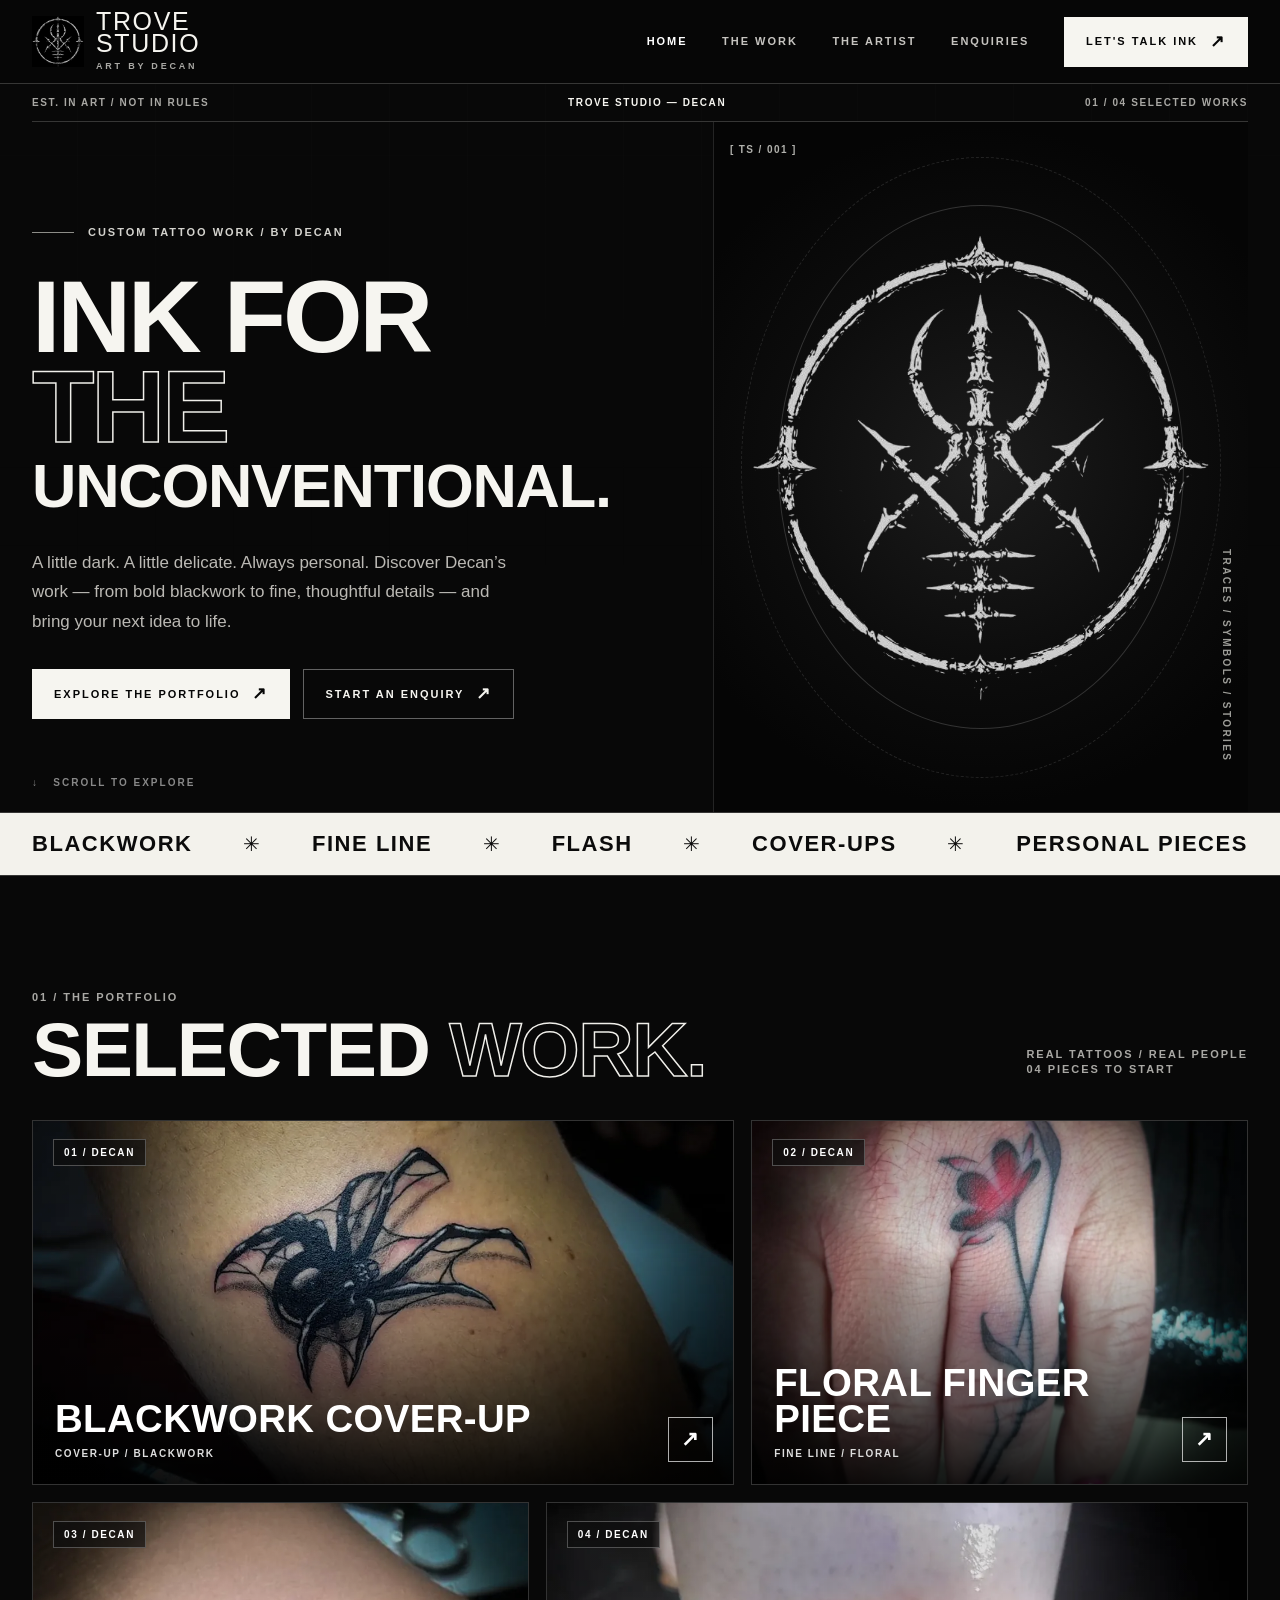
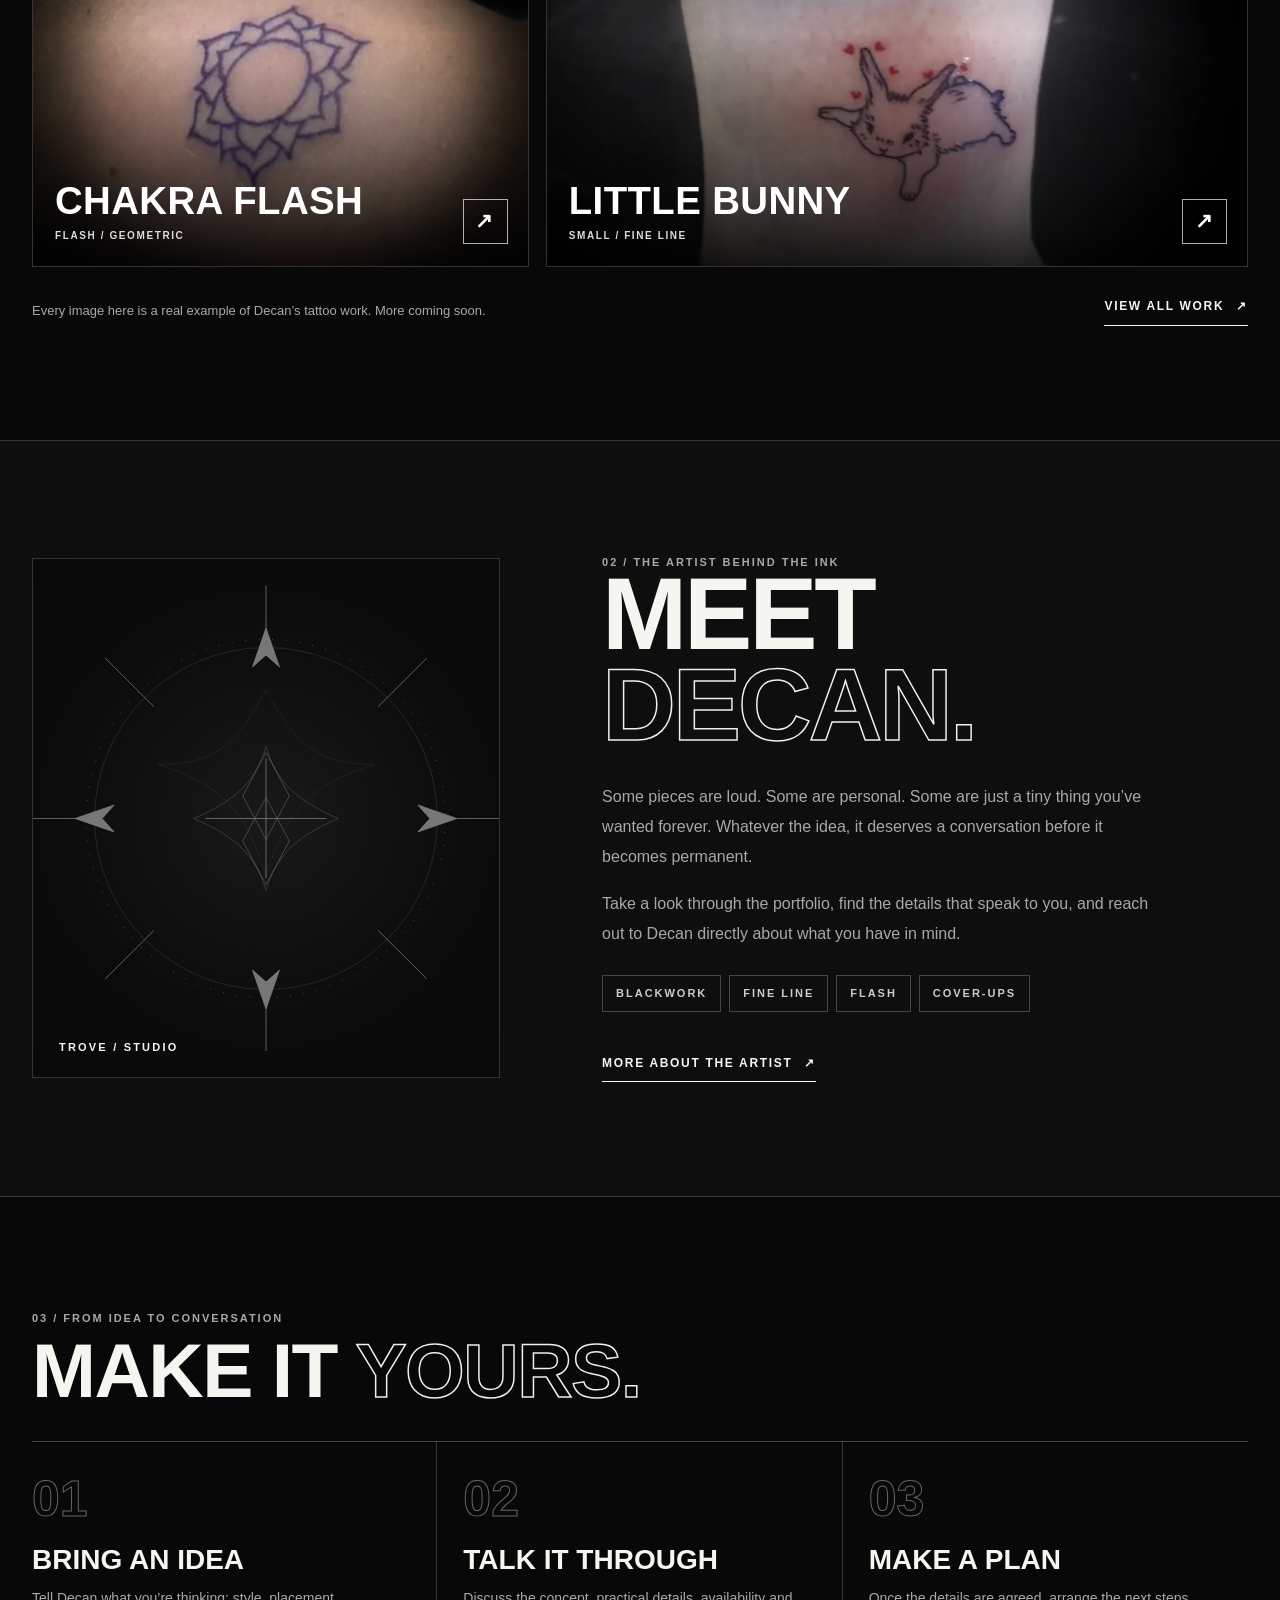
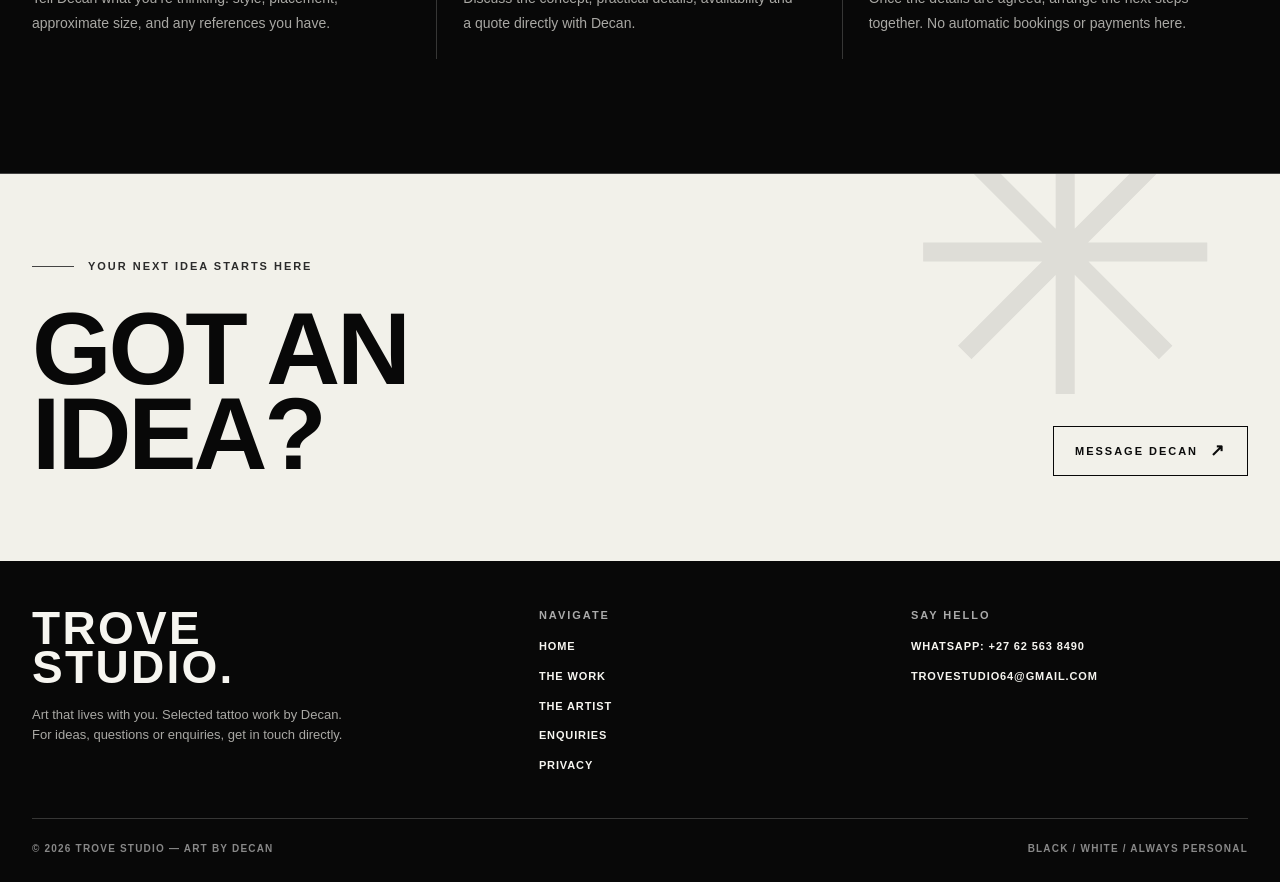
<file: index.html>
<!doctype html>
<html lang="en-ZA">
<head>
  <meta charset="utf-8">
  <meta name="viewport" content="width=device-width,initial-scale=1">
  <meta name="theme-color" content="#080808">
  <!-- PRE-LAUNCH: remove meta robots and X-Robots-Tag only when details and domain are approved. -->
  <meta name="robots" content="noindex,nofollow">
  <title>Trove Studio | Custom Tattoos by Decan</title>
  <meta name="description" content="Explore selected tattoo work by Decan at Trove Studio, including blackwork, cover-ups, fine-line and flash. View the portfolio and enquire directly.">
  <meta property="og:type" content="website">
  <meta property="og:site_name" content="Trove Studio">
  <meta property="og:title" content="Trove Studio | Custom Tattoos by Decan">
  <meta property="og:description" content="Explore selected tattoo work by Decan at Trove Studio, including blackwork, cover-ups, fine-line and flash. View the portfolio and enquire directly.">
  <link rel="icon" type="image/png" sizes="96x96" href="./assets/images/favicon.png">
  <link rel="stylesheet" href="./assets/css/site.css">
  <script src="./assets/js/site.js" defer></script>
</head>
<body>
<a class="skip-link" href="#main">Skip to content</a>
<header class="site-header">
  <div class="container header-inner">
    <a class="brand" href="./" aria-label="Trove Studio home">
      <img class="brand-mark" src="./assets/images/trove-logo.webp" width="52" height="52" alt="" decoding="async">
      <span class="brand-text">TROVE<span>STUDIO</span><small>ART BY DECAN</small></span>
    </a>
    <button class="menu-toggle" type="button" aria-expanded="false" aria-controls="primary-nav" aria-label="Open menu" data-menu-toggle>☰</button>
    <nav class="nav-links" id="primary-nav" aria-label="Main navigation">
      <a href="./" aria-current="page">Home</a><a href="./gallery/">The work</a><a href="./artist/">The artist</a><a href="./book/">Enquiries</a>
      <a class="btn btn-solid" href="./book/">Let's talk ink <span class="btn-arrow" aria-hidden="true">↗</span></a>
    </nav>
  </div>
</header>
<main id="main">
  <section class="hero" aria-labelledby="hero-title"><div class="container">
    <div class="tape"><span>EST. IN ART / NOT IN RULES</span><span>TROVE STUDIO — DECAN</span><span>01 / 04 SELECTED WORKS</span></div>
    <div class="hero-grid">
      <div class="hero-copy"><p class="eyebrow">CUSTOM TATTOO WORK / BY DECAN</p>
        <h1 id="hero-title">INK FOR<br><span>THE</span><br><span class="hero-final">UNCONVENTIONAL.</span></h1>
        <p class="hero-description">A little dark. A little delicate. Always personal. Discover Decan’s work — from bold blackwork to fine, thoughtful details — and bring your next idea to life.</p>
        <div class="hero-actions"><a class="btn btn-solid" href="./gallery/">Explore the portfolio <span class="btn-arrow" aria-hidden="true">↗</span></a><a class="btn btn-ghost" href="./book/">Start an enquiry <span class="btn-arrow" aria-hidden="true">↗</span></a></div>
        <div class="hero-scroll" aria-hidden="true">↓ &nbsp; SCROLL TO EXPLORE</div>
      </div>
      <div class="hero-art"><span class="hero-corner">[ TS / 001 ]</span><img class="hero-logo" src="./assets/images/trove-logo.webp" width="629" height="628" alt="Trove Studio's intricate circular cyber-sigil-inspired logo" fetchpriority="high"><span class="hero-serial">TRACES / SYMBOLS / STORIES</span></div>
    </div>
  </div></section>
  <div class="marquee" aria-label="Blackwork, fine line, flash and cover-ups"><div class="container marquee-inner"><span>BLACKWORK</span><b aria-hidden="true">✳</b><span>FINE LINE</span><b aria-hidden="true">✳</b><span>FLASH</span><b aria-hidden="true">✳</b><span>COVER-UPS</span><b aria-hidden="true">✳</b><span>PERSONAL PIECES</span></div></div>
  <section class="section" id="selected-work" aria-labelledby="selected-heading"><div class="container">
    <div class="section-top"><div><div class="overline muted">01 / THE PORTFOLIO</div><h2 class="section-title" id="selected-heading">SELECTED <span class="outlined">WORK.</span></h2></div><div class="section-count">REAL TATTOOS / REAL PEOPLE<br>04 PIECES TO START</div></div>
    <div class="work-grid">
       <a class="work-card span-7" href="./gallery/" aria-label="View Blackwork Cover-Up in the gallery"><img src="./assets/images/blackwork-coverup.webp" alt="Black shaded cover-up tattoo featuring an angular, winged design on a client’s skin." style="object-position:center 55%" loading="lazy" decoding="async" width="1000" height="1000">
      <span class="work-meta">01 / DECAN</span><span class="work-label"><span><strong>Blackwork Cover-Up</strong><small>Cover-up / Blackwork</small></span><span class="work-arrow" aria-hidden="true">↗</span></span></a>
       <a class="work-card span-5" href="./gallery/" aria-label="View Floral Finger Piece in the gallery"><img src="./assets/images/floral-finger-tattoo.webp" alt="Red-accented floral tattoo with fine black linework running along the finger and hand." style="object-position:center 40%" loading="lazy" decoding="async" width="1000" height="1000">
      <span class="work-meta">02 / DECAN</span><span class="work-label"><span><strong>Floral Finger Piece</strong><small>Fine Line / Floral</small></span><span class="work-arrow" aria-hidden="true">↗</span></span></a>
       <a class="work-card span-5" href="./gallery/" aria-label="View Chakra Flash in the gallery"><img src="./assets/images/chakra-flash-tattoo.webp" alt="Purple-toned linework tattoo of a geometric chakra mandala on the upper back." style="object-position:center" loading="lazy" decoding="async" width="1000" height="1000">
      <span class="work-meta">03 / DECAN</span><span class="work-label"><span><strong>Chakra Flash</strong><small>Flash / Geometric</small></span><span class="work-arrow" aria-hidden="true">↗</span></span></a>
       <a class="work-card span-7" href="./gallery/" aria-label="View Little Bunny in the gallery"><img src="./assets/images/bunny-small-tattoo.webp" alt="Small fine-line bunny tattoo with tiny red hearts on the back of the neck." style="object-position:center" loading="lazy" decoding="async" width="1000" height="1000">
      <span class="work-meta">04 / DECAN</span><span class="work-label"><span><strong>Little Bunny</strong><small>Small / Fine Line</small></span><span class="work-arrow" aria-hidden="true">↗</span></span></a>
    </div>
    <div class="section-footer"><p>Every image here is a real example of Decan’s tattoo work. More coming soon.</p><a class="text-link" href="./gallery/">View all work <span aria-hidden="true">↗</span></a></div>
  </div></section>
  <section class="section section-dark" aria-labelledby="artist-heading"><div class="container artist-feature">
    <div class="artist-sigil"><img src="./assets/images/sigil-frame.svg" loading="lazy" decoding="async" width="620" height="620" alt="" aria-hidden="true"></div>
    <div class="artist-copy"><div class="overline muted">02 / THE ARTIST BEHIND THE INK</div><h2 id="artist-heading" class="display-title">MEET<br><span class="outlined">DECAN.</span></h2>
    <p>Some pieces are loud. Some are personal. Some are just a tiny thing you’ve wanted forever. Whatever the idea, it deserves a conversation before it becomes permanent.</p>
    <p>Take a look through the portfolio, find the details that speak to you, and reach out to Decan directly about what you have in mind.</p>
    <div class="artist-tags"><span class="chip">BLACKWORK</span><span class="chip">FINE LINE</span><span class="chip">FLASH</span><span class="chip">COVER-UPS</span></div>
    <a href="./artist/" class="text-link">More about the artist <span aria-hidden="true">↗</span></a></div>
  </div></section>
  <section class="section" aria-labelledby="process-heading"><div class="container">
    <div class="section-top"><div><div class="overline muted">03 / FROM IDEA TO CONVERSATION</div><h2 id="process-heading" class="section-title">MAKE IT <span class="outlined">YOURS.</span></h2></div></div>
    <div class="process-grid"><div class="process-item"><div class="process-number">01</div><h3>Bring an idea</h3><p>Tell Decan what you’re thinking: style, placement, approximate size, and any references you have.</p></div><div class="process-item"><div class="process-number">02</div><h3>Talk it through</h3><p>Discuss the concept, practical details, availability and a quote directly with Decan.</p></div><div class="process-item"><div class="process-number">03</div><h3>Make a plan</h3><p>Once the details are agreed, arrange the next steps together. No automatic bookings or payments here.</p></div></div>
  </div></section>
  <section class="cta-section" aria-labelledby="cta-heading"><div class="container cta-inner"><div><p class="eyebrow">YOUR NEXT IDEA STARTS HERE</p><h2 id="cta-heading">GOT AN<br>IDEA?</h2></div><a class="btn" href="https://wa.me/27625638490?text=Hi%20Decan%2C%20I%27d%20like%20to%20enquire%20about%20a%20tattoo." target="_blank" rel="noopener noreferrer">Message Decan <span class="btn-arrow" aria-hidden="true">↗</span></a></div></section>
</main><footer class="site-footer">
  <div class="container">
    <div class="footer-top">
      <div><div class="footer-brand">TROVE<br>STUDIO.</div><p>Art that lives with you. Selected tattoo work by Decan. For ideas, questions or enquiries, get in touch directly.</p></div>
      <div><div class="footer-heading">Navigate</div><nav class="footer-nav" aria-label="Footer navigation"><a href="./">Home</a><a href="./gallery/">The work</a><a href="./artist/">The artist</a><a href="./book/">Enquiries</a><a href="./privacy/">Privacy</a></nav></div>
      <div><div class="footer-heading">Say hello</div><nav class="footer-nav" aria-label="Contact links"><a href="https://wa.me/27625638490" target="_blank" rel="noopener noreferrer">WhatsApp: +27 62 563 8490</a><a href="mailto:trovestudio64@gmail.com">trovestudio64@gmail.com</a></nav></div>
    </div>
    <div class="footer-bottom"><span>© <span data-year>2026</span> TROVE STUDIO — ART BY DECAN</span><span>BLACK / WHITE / ALWAYS PERSONAL</span></div>
  </div>
</footer>
</body></html>
</file>
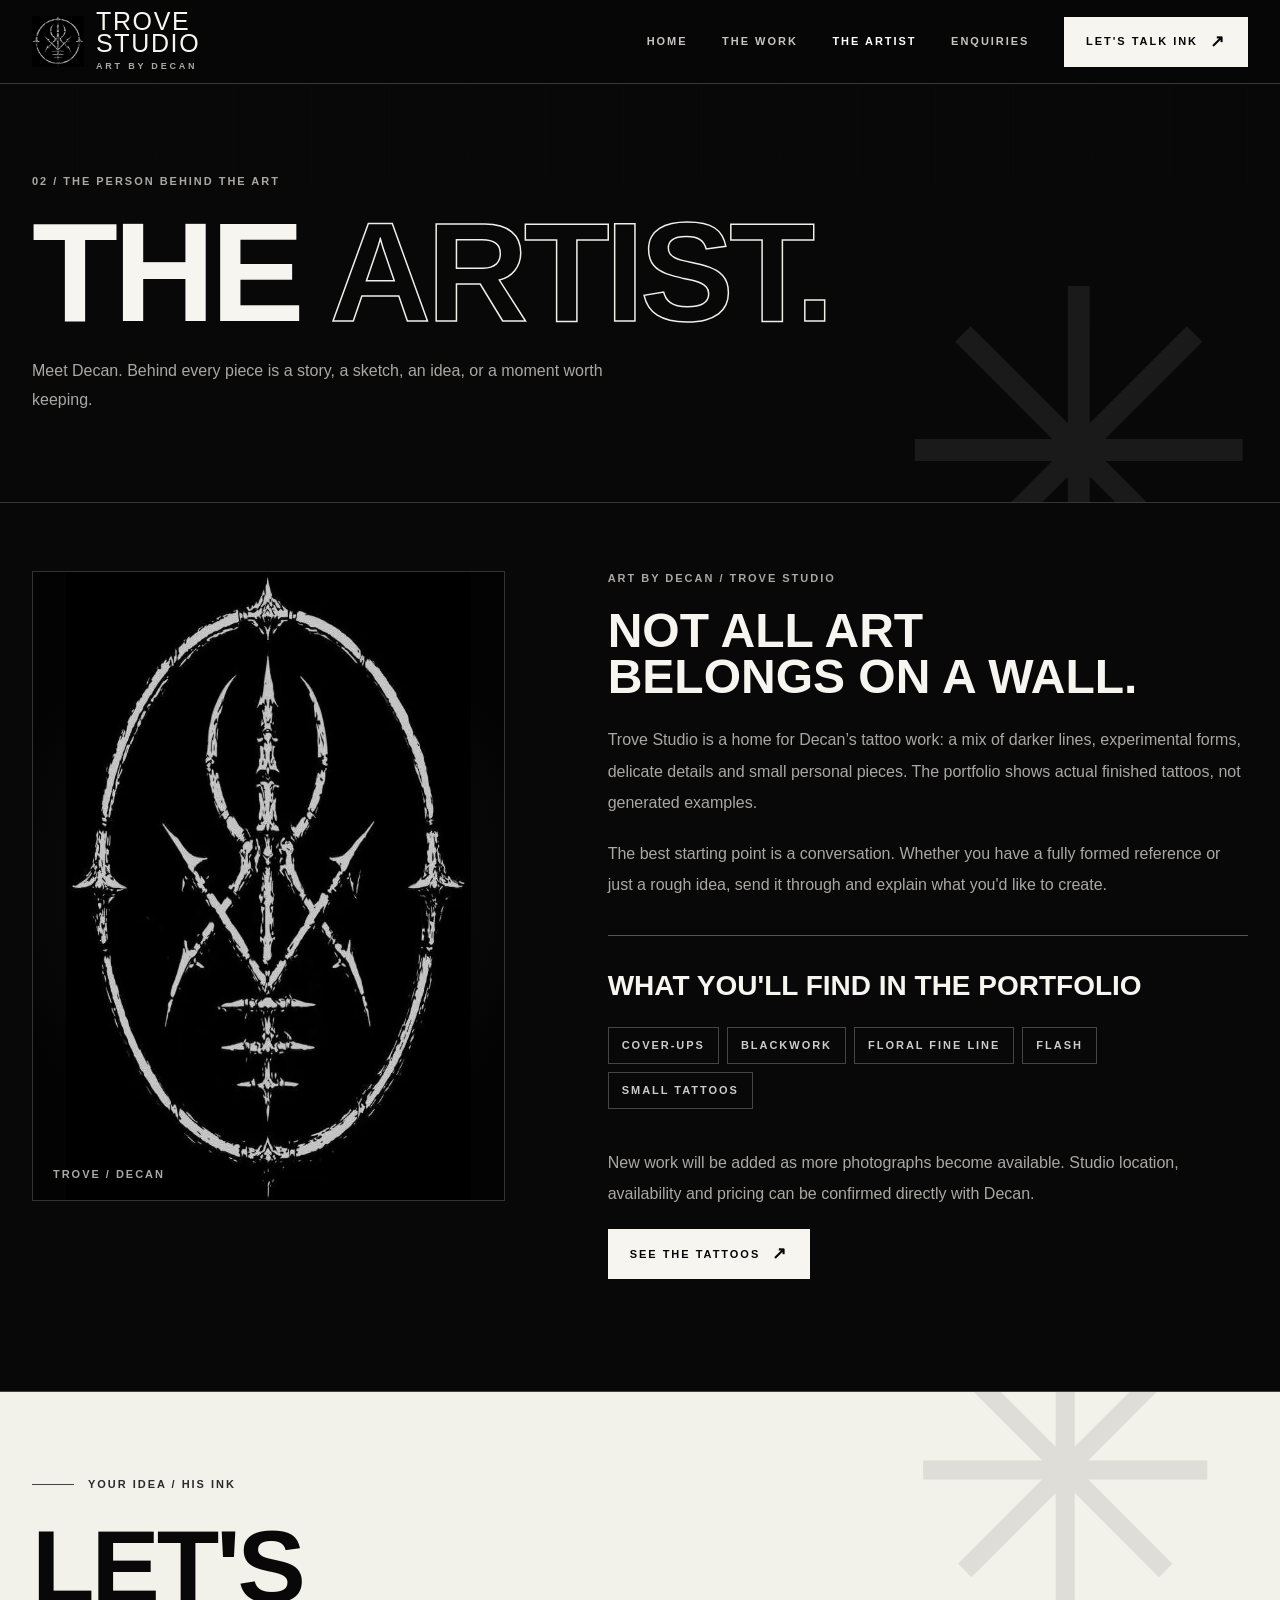
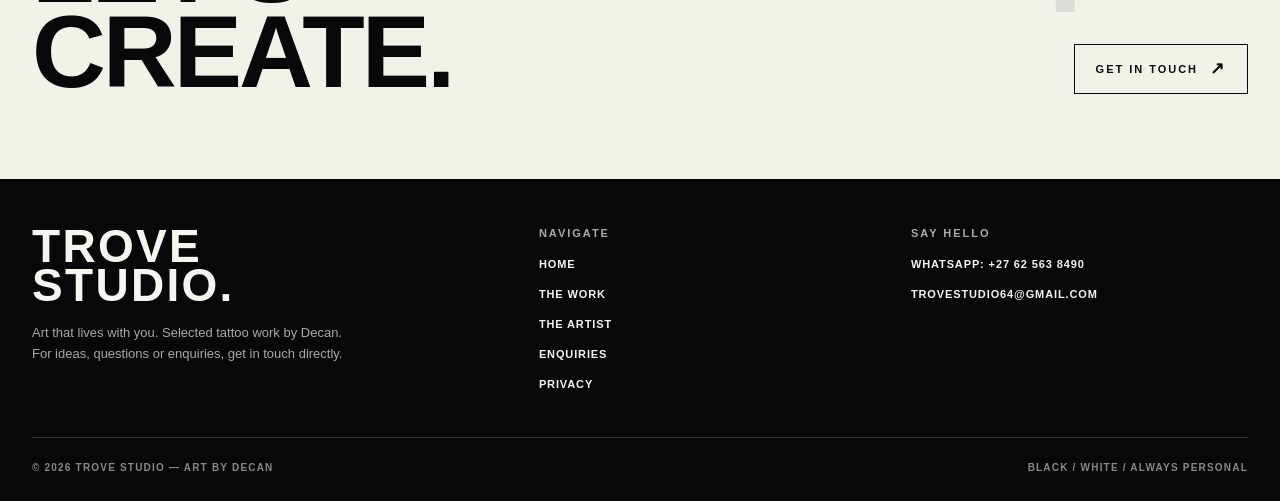
<file: artist/index.html>
<!doctype html>
<html lang="en-ZA">
<head>
  <meta charset="utf-8">
  <meta name="viewport" content="width=device-width,initial-scale=1">
  <meta name="theme-color" content="#080808">
  <!-- PRE-LAUNCH: remove meta robots and X-Robots-Tag only when details and domain are approved. -->
  <meta name="robots" content="noindex,nofollow">
  <title>Meet Decan | Tattoo Artist at Trove Studio</title>
  <meta name="description" content="Meet Decan, the artist behind Trove Studio. Explore his existing tattoo portfolio and get in touch directly to discuss a personal tattoo idea.">
  <meta property="og:type" content="website">
  <meta property="og:site_name" content="Trove Studio">
  <meta property="og:title" content="Meet Decan | Tattoo Artist at Trove Studio">
  <meta property="og:description" content="Meet Decan, the artist behind Trove Studio. Explore his existing tattoo portfolio and get in touch directly to discuss a personal tattoo idea.">
  <link rel="icon" type="image/png" sizes="96x96" href="../assets/images/favicon.png">
  <link rel="stylesheet" href="../assets/css/site.css">
  <script src="../assets/js/site.js" defer></script>
</head>
<body>
<a class="skip-link" href="#main">Skip to content</a>
<header class="site-header">
  <div class="container header-inner">
    <a class="brand" href="../" aria-label="Trove Studio home">
      <img class="brand-mark" src="../assets/images/trove-logo.webp" width="52" height="52" alt="" decoding="async">
      <span class="brand-text">TROVE<span>STUDIO</span><small>ART BY DECAN</small></span>
    </a>
    <button class="menu-toggle" type="button" aria-expanded="false" aria-controls="primary-nav" aria-label="Open menu" data-menu-toggle>☰</button>
    <nav class="nav-links" id="primary-nav" aria-label="Main navigation">
      <a href="../">Home</a><a href="../gallery/">The work</a><a href="../artist/" aria-current="page">The artist</a><a href="../book/">Enquiries</a>
      <a class="btn btn-solid" href="../book/">Let's talk ink <span class="btn-arrow" aria-hidden="true">↗</span></a>
    </nav>
  </div>
</header>
<main id="main"><section class="page-hero"><div class="container"><div class="overline muted">02 / THE PERSON BEHIND THE ART</div><h1 class="display-title">THE <span class="outlined">ARTIST.</span></h1><p>Meet Decan. Behind every piece is a story, a sketch, an idea, or a moment worth keeping.</p></div></section>
<section class="page-body"><div class="container two-column">
 <div class="studio-mark-panel"><img src="../assets/images/trove-logo.webp" loading="eager" decoding="async" width="629" height="628" alt="Trove Studio original black-and-white circular sigil logo"><div class="micro muted">TROVE / DECAN</div></div>
 <div class="prose"><div class="overline muted">ART BY DECAN / TROVE STUDIO</div><h2 style="margin-top:22px">NOT ALL ART<br>BELONGS ON A WALL.</h2><p>Trove Studio is a home for Decan’s tattoo work: a mix of darker lines, experimental forms, delicate details and small personal pieces. The portfolio shows actual finished tattoos, not generated examples.</p><p>The best starting point is a conversation. Whether you have a fully formed reference or just a rough idea, send it through and explain what you'd like to create.</p><div class="inline-rule"></div>
 <h3>What you'll find in the portfolio</h3><div class="artist-tags"><span class="chip">COVER-UPS</span><span class="chip">BLACKWORK</span><span class="chip">FLORAL FINE LINE</span><span class="chip">FLASH</span><span class="chip">SMALL TATTOOS</span></div>
 <p>New work will be added as more photographs become available. Studio location, availability and pricing can be confirmed directly with Decan.</p>
 <a class="btn btn-solid" href="../gallery/">See the tattoos <span class="btn-arrow" aria-hidden="true">↗</span></a></div>
 </div></section>
 <section class="cta-section"><div class="container cta-inner"><div><p class="eyebrow">YOUR IDEA / HIS INK</p><h2>LET'S<br>CREATE.</h2></div><a class="btn" href="../book/">Get in touch <span class="btn-arrow" aria-hidden="true">↗</span></a></div></section>
</main><footer class="site-footer">
  <div class="container">
    <div class="footer-top">
      <div><div class="footer-brand">TROVE<br>STUDIO.</div><p>Art that lives with you. Selected tattoo work by Decan. For ideas, questions or enquiries, get in touch directly.</p></div>
      <div><div class="footer-heading">Navigate</div><nav class="footer-nav" aria-label="Footer navigation"><a href="../">Home</a><a href="../gallery/">The work</a><a href="../artist/">The artist</a><a href="../book/">Enquiries</a><a href="../privacy/">Privacy</a></nav></div>
      <div><div class="footer-heading">Say hello</div><nav class="footer-nav" aria-label="Contact links"><a href="https://wa.me/27625638490" target="_blank" rel="noopener noreferrer">WhatsApp: +27 62 563 8490</a><a href="mailto:trovestudio64@gmail.com">trovestudio64@gmail.com</a></nav></div>
    </div>
    <div class="footer-bottom"><span>© <span data-year>2026</span> TROVE STUDIO — ART BY DECAN</span><span>BLACK / WHITE / ALWAYS PERSONAL</span></div>
  </div>
</footer>
</body></html>
</file>
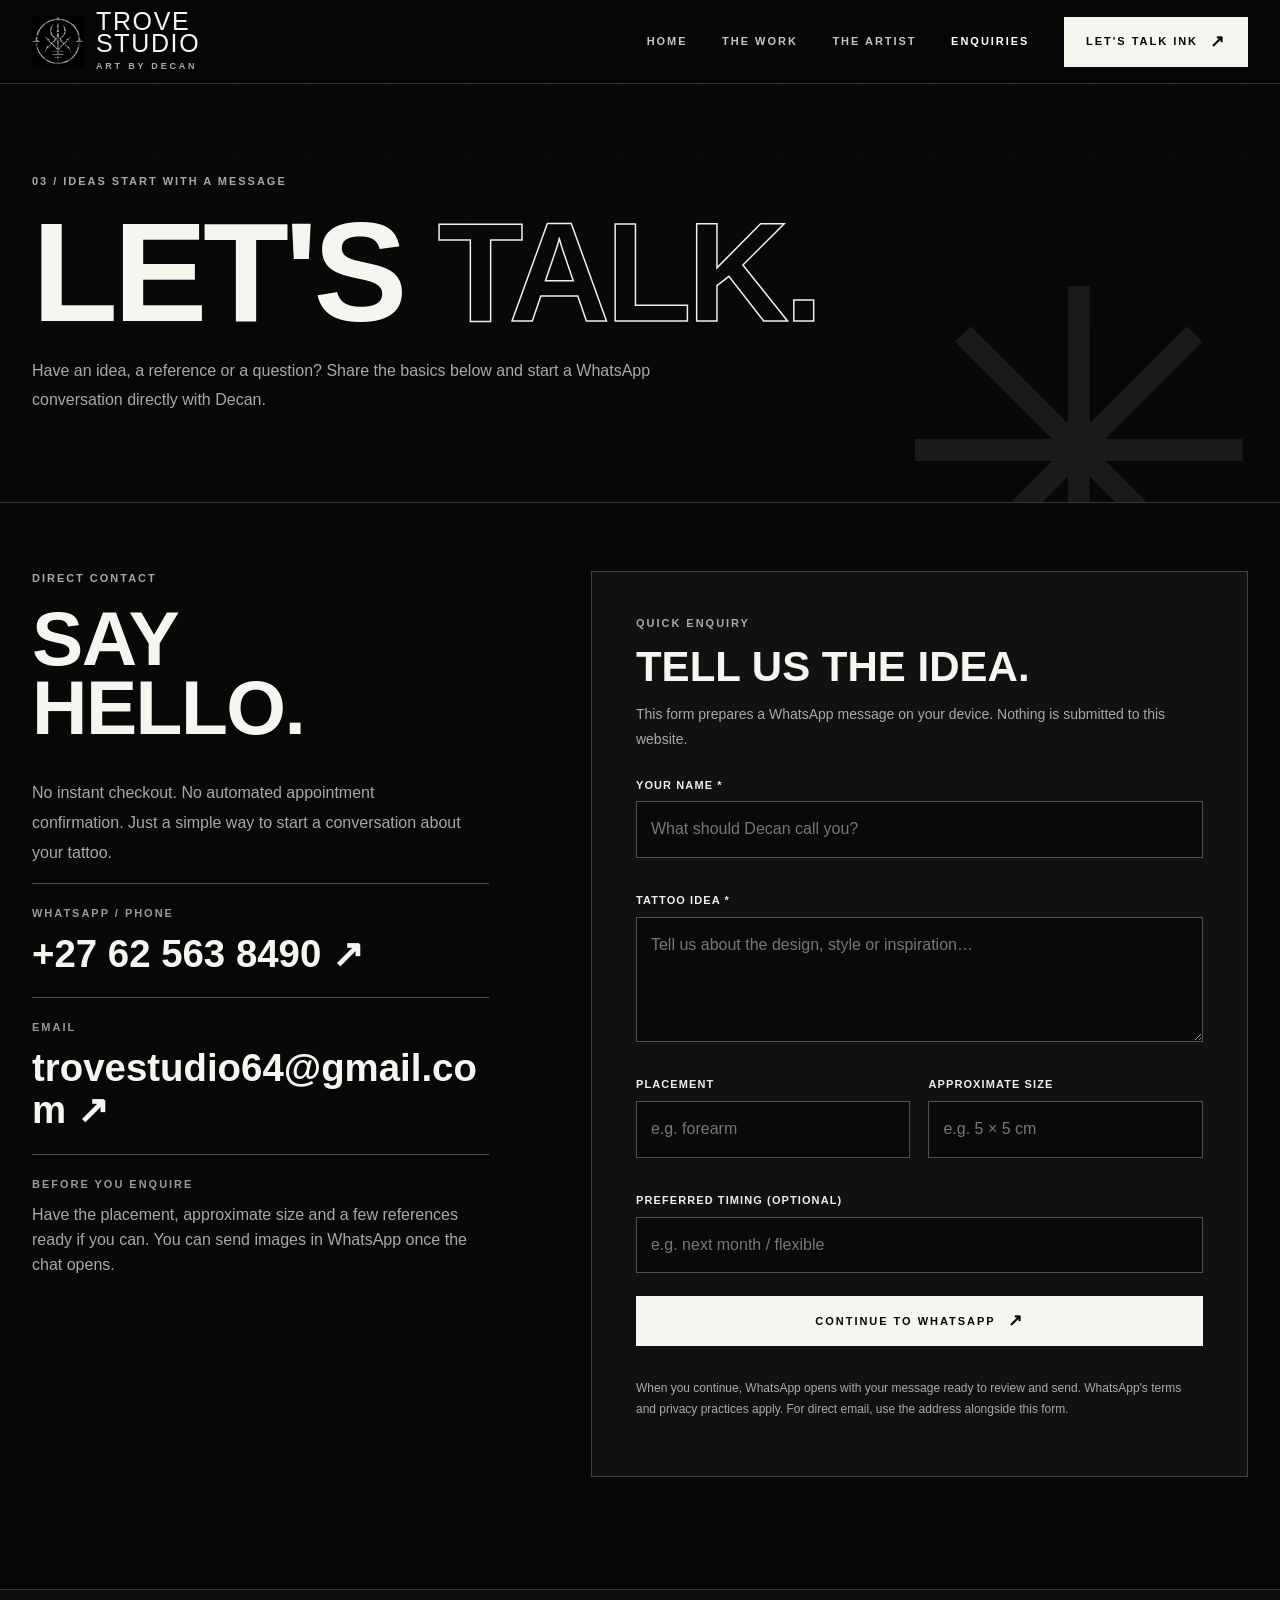
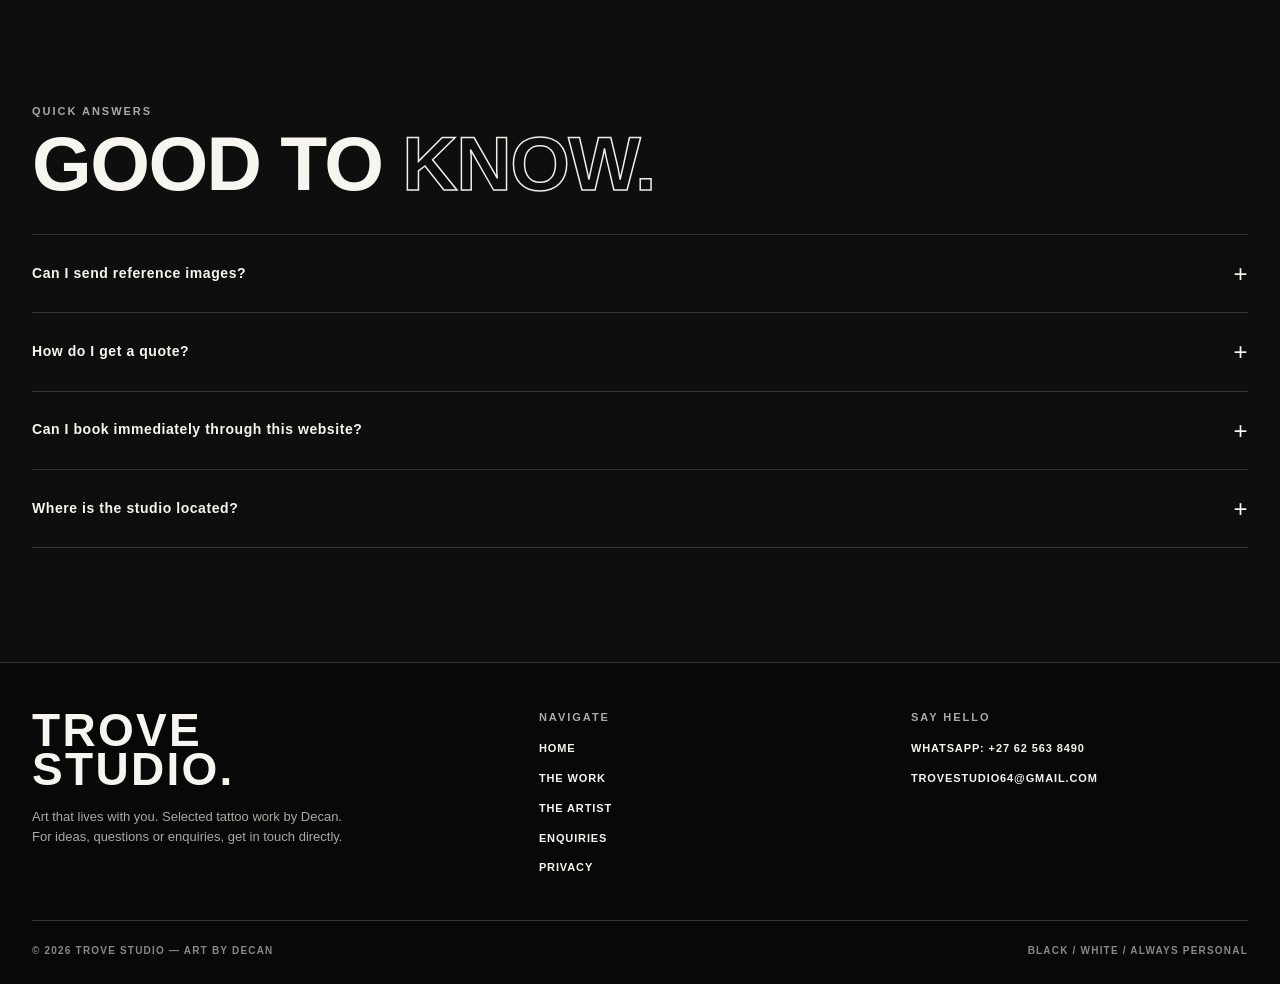
<file: book/index.html>
<!doctype html>
<html lang="en-ZA">
<head>
  <meta charset="utf-8">
  <meta name="viewport" content="width=device-width,initial-scale=1">
  <meta name="theme-color" content="#080808">
  <!-- PRE-LAUNCH: remove meta robots and X-Robots-Tag only when details and domain are approved. -->
  <meta name="robots" content="noindex,nofollow">
  <title>Tattoo Enquiries | Contact Decan at Trove Studio</title>
  <meta name="description" content="Contact Decan about a tattoo at Trove Studio. Send your idea, preferred placement and size via WhatsApp or email to discuss details and availability.">
  <meta property="og:type" content="website">
  <meta property="og:site_name" content="Trove Studio">
  <meta property="og:title" content="Tattoo Enquiries | Contact Decan at Trove Studio">
  <meta property="og:description" content="Contact Decan about a tattoo at Trove Studio. Send your idea, preferred placement and size via WhatsApp or email to discuss details and availability.">
  <link rel="icon" type="image/png" sizes="96x96" href="../assets/images/favicon.png">
  <link rel="stylesheet" href="../assets/css/site.css">
  <script src="../assets/js/site.js" defer></script>
</head>
<body>
<a class="skip-link" href="#main">Skip to content</a>
<header class="site-header">
  <div class="container header-inner">
    <a class="brand" href="../" aria-label="Trove Studio home">
      <img class="brand-mark" src="../assets/images/trove-logo.webp" width="52" height="52" alt="" decoding="async">
      <span class="brand-text">TROVE<span>STUDIO</span><small>ART BY DECAN</small></span>
    </a>
    <button class="menu-toggle" type="button" aria-expanded="false" aria-controls="primary-nav" aria-label="Open menu" data-menu-toggle>☰</button>
    <nav class="nav-links" id="primary-nav" aria-label="Main navigation">
      <a href="../">Home</a><a href="../gallery/">The work</a><a href="../artist/">The artist</a><a href="../book/" aria-current="page">Enquiries</a>
      <a class="btn btn-solid" href="../book/">Let's talk ink <span class="btn-arrow" aria-hidden="true">↗</span></a>
    </nav>
  </div>
</header>
<main id="main"><section class="page-hero"><div class="container"><div class="overline muted">03 / IDEAS START WITH A MESSAGE</div><h1 class="display-title">LET'S <span class="outlined">TALK.</span></h1><p>Have an idea, a reference or a question? Share the basics below and start a WhatsApp conversation directly with Decan.</p></div></section>
<section class="page-body"><div class="container form-layout">
 <div><div class="overline muted">DIRECT CONTACT</div><h2 class="section-title" style="margin:18px 0 36px">SAY<br>HELLO.</h2><p style="max-width:430px;line-height:1.85">No instant checkout. No automated appointment confirmation. Just a simple way to start a conversation about your tattoo.</p>
 <div class="contact-block"><span class="micro">WhatsApp / Phone</span><a href="https://wa.me/27625638490" target="_blank" rel="noopener noreferrer">+27 62 563 8490 ↗</a></div>
 <div class="contact-block"><span class="micro">Email</span><a href="mailto:trovestudio64@gmail.com">trovestudio64@gmail.com ↗</a></div>
 <div class="contact-block"><span class="micro">Before you enquire</span><p>Have the placement, approximate size and a few references ready if you can. You can send images in WhatsApp once the chat opens.</p></div>
 </div>
 <form id="enquiry-form" class="form-panel" novalidate><div class="overline muted">QUICK ENQUIRY</div><h2 style="font:900 42px/1 var(--display);margin:15px 0 14px">TELL US THE IDEA.</h2><p class="form-intro">This form prepares a WhatsApp message on your device. Nothing is submitted to this website.</p>
 <div class="form-grid"><div class="form-field wide"><label for="full-name">Your name *</label><input id="full-name" name="name" type="text" placeholder="What should Decan call you?" autocomplete="name" maxlength="80" required></div>
 <div class="form-field wide"><label for="idea">Tattoo idea *</label><textarea id="idea" name="idea" placeholder="Tell us about the design, style or inspiration…" maxlength="900" required></textarea></div>
 <div class="form-field"><label for="placement">Placement</label><input id="placement" name="placement" type="text" placeholder="e.g. forearm" maxlength="90"></div><div class="form-field"><label for="size">Approximate size</label><input id="size" name="size" type="text" placeholder="e.g. 5 × 5 cm" maxlength="55"></div>
 <div class="form-field wide"><label for="availability">Preferred timing (optional)</label><input id="availability" name="timing" type="text" maxlength="100" placeholder="e.g. next month / flexible"></div></div>
 <button type="submit" class="btn btn-solid">Continue to WhatsApp <span class="btn-arrow" aria-hidden="true">↗</span></button>
 <div class="inline-alert" id="form-feedback" role="status" aria-live="polite"></div>
 <p class="form-note">When you continue, WhatsApp opens with your message ready to review and send. WhatsApp's terms and privacy practices apply. For direct email, use the address alongside this form.</p>
 </form>
 </div></section>
 <section class="section section-dark"><div class="container"><div class="section-top"><div><div class="overline muted">QUICK ANSWERS</div><h2 class="section-title">GOOD TO <span class="outlined">KNOW.</span></h2></div></div>
 <div class="faq"><details><summary>Can I send reference images?</summary><p>Yes. Start a WhatsApp conversation with Decan, then send your references in the chat.</p></details>
 <details><summary>How do I get a quote?</summary><p>Share your design idea, placement and approximate size. Decan can discuss a quote with you directly.</p></details>
 <details><summary>Can I book immediately through this website?</summary><p>Not yet. This website starts an enquiry; it does not automatically reserve an appointment or take payments.</p></details>
 <details><summary>Where is the studio located?</summary><p>Please confirm the current tattooing location directly with Decan before arranging a visit.</p></details></div>
 </div></section>
</main><footer class="site-footer">
  <div class="container">
    <div class="footer-top">
      <div><div class="footer-brand">TROVE<br>STUDIO.</div><p>Art that lives with you. Selected tattoo work by Decan. For ideas, questions or enquiries, get in touch directly.</p></div>
      <div><div class="footer-heading">Navigate</div><nav class="footer-nav" aria-label="Footer navigation"><a href="../">Home</a><a href="../gallery/">The work</a><a href="../artist/">The artist</a><a href="../book/">Enquiries</a><a href="../privacy/">Privacy</a></nav></div>
      <div><div class="footer-heading">Say hello</div><nav class="footer-nav" aria-label="Contact links"><a href="https://wa.me/27625638490" target="_blank" rel="noopener noreferrer">WhatsApp: +27 62 563 8490</a><a href="mailto:trovestudio64@gmail.com">trovestudio64@gmail.com</a></nav></div>
    </div>
    <div class="footer-bottom"><span>© <span data-year>2026</span> TROVE STUDIO — ART BY DECAN</span><span>BLACK / WHITE / ALWAYS PERSONAL</span></div>
  </div>
</footer>
</body></html>
</file>
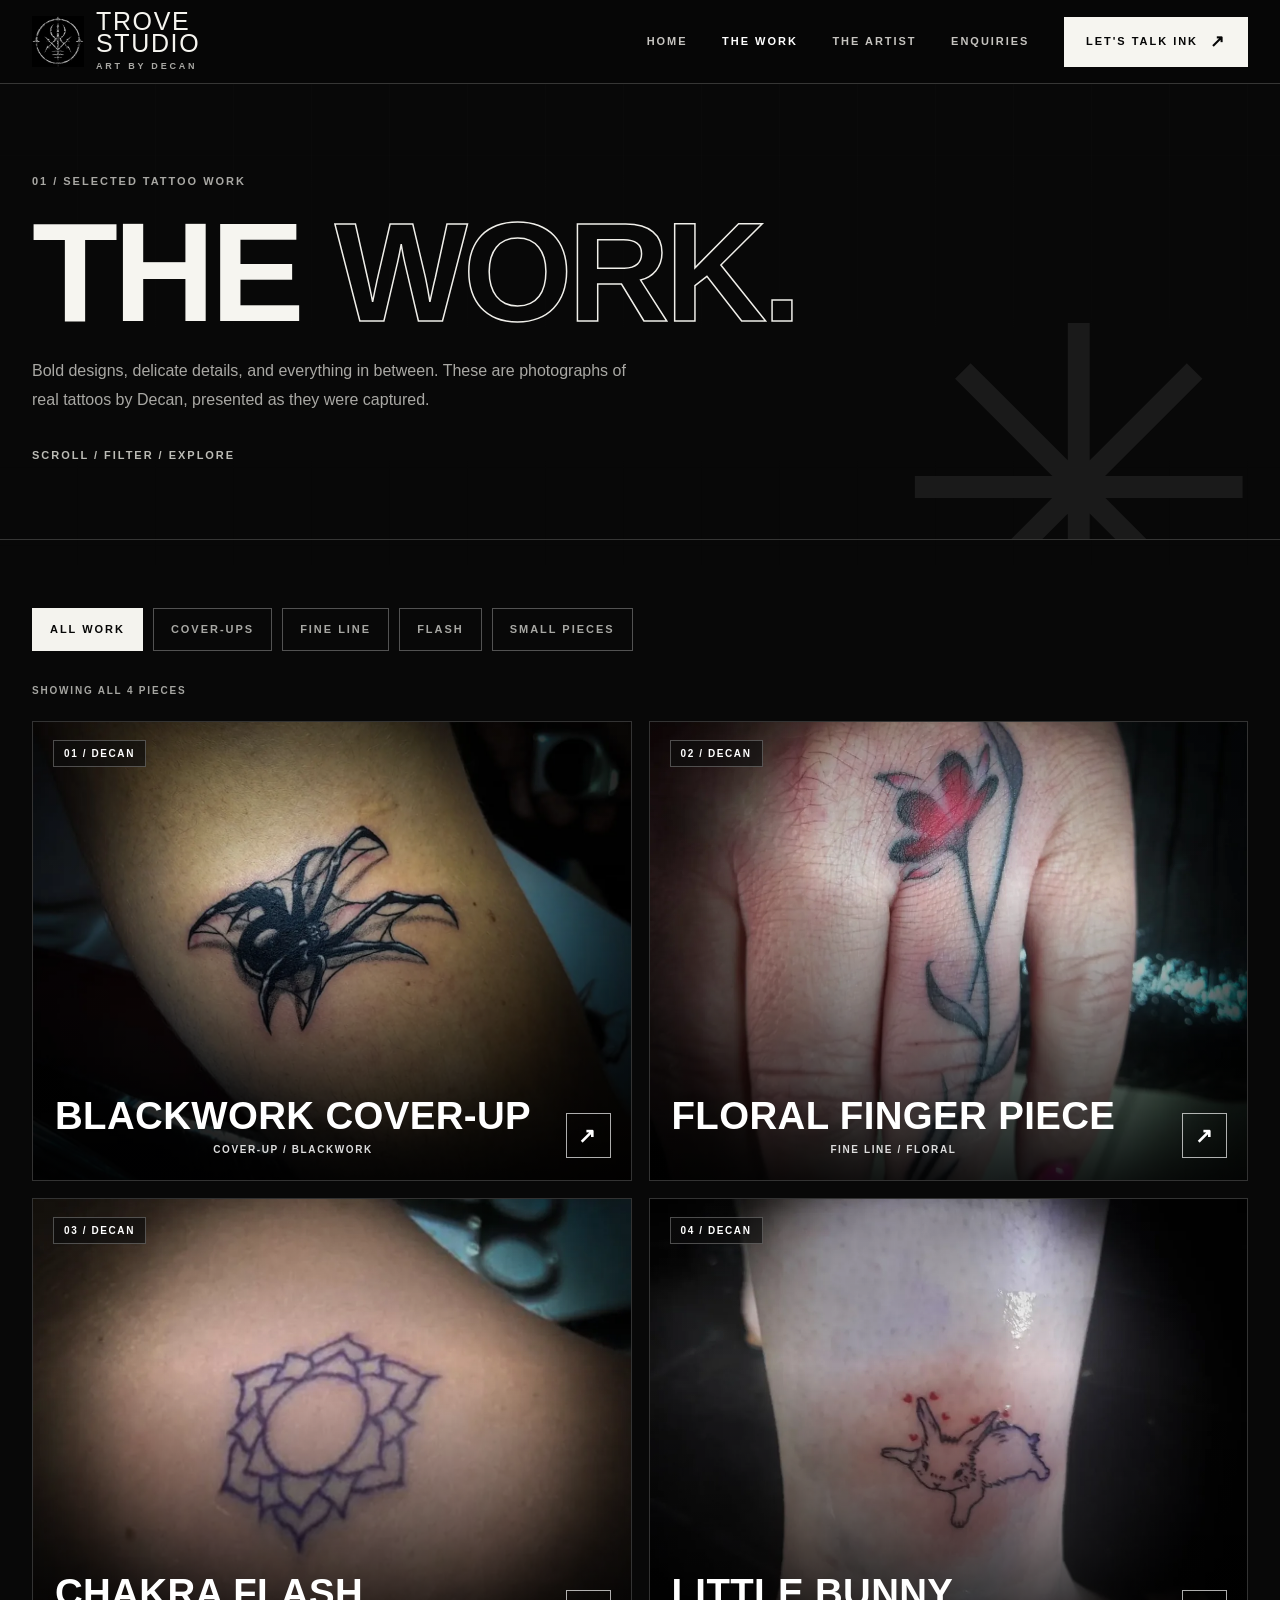
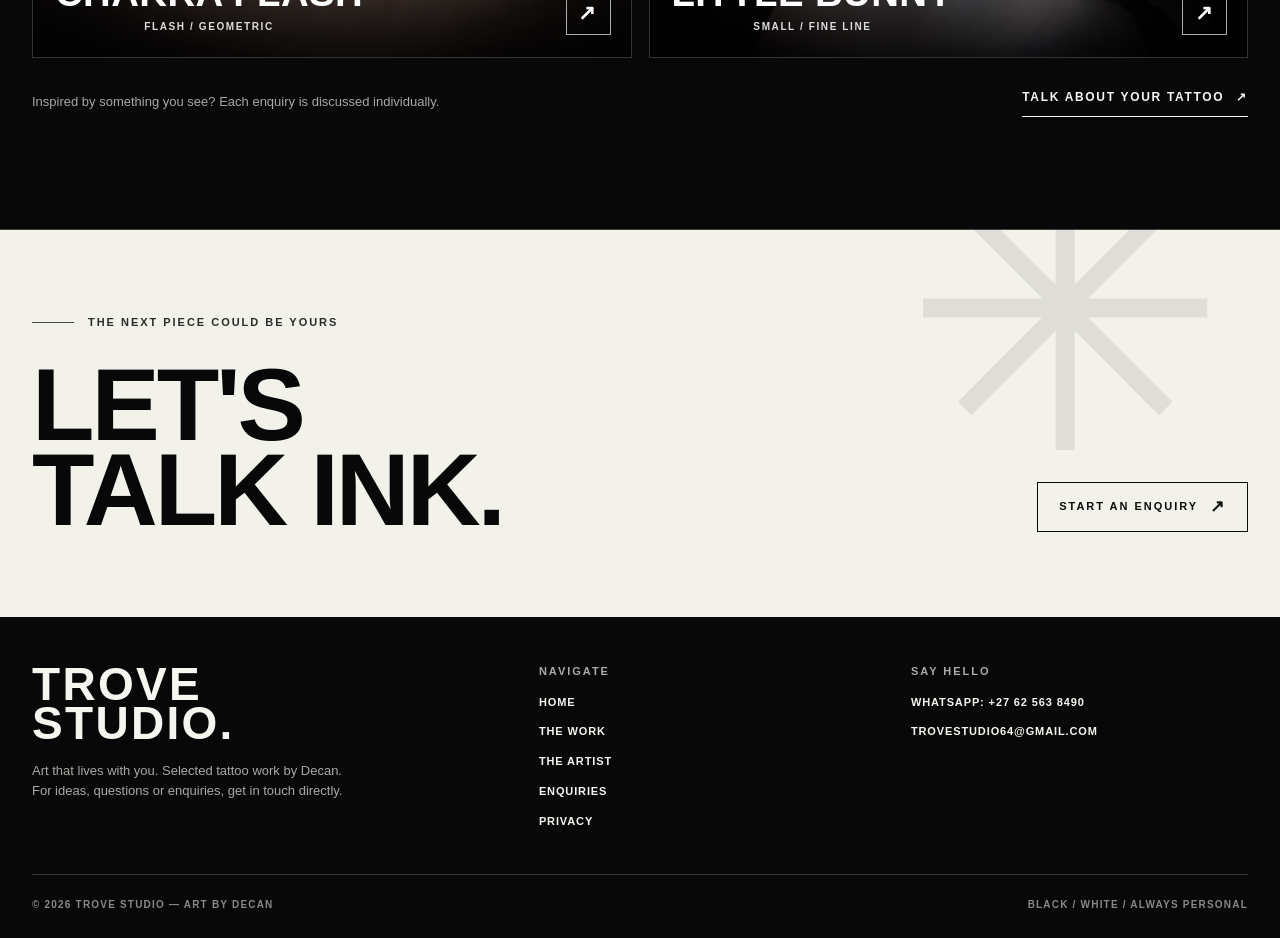
<file: gallery/index.html>
<!doctype html>
<html lang="en-ZA">
<head>
  <meta charset="utf-8">
  <meta name="viewport" content="width=device-width,initial-scale=1">
  <meta name="theme-color" content="#080808">
  <!-- PRE-LAUNCH: remove meta robots and X-Robots-Tag only when details and domain are approved. -->
  <meta name="robots" content="noindex,nofollow">
  <title>Tattoo Portfolio | Trove Studio by Decan</title>
  <meta name="description" content="Browse Decan’s real tattoo portfolio: cover-up blackwork, fine-line floral work, chakra-inspired flash and small tattoos. Enquire about your own design.">
  <meta property="og:type" content="website">
  <meta property="og:site_name" content="Trove Studio">
  <meta property="og:title" content="Tattoo Portfolio | Trove Studio by Decan">
  <meta property="og:description" content="Browse Decan’s real tattoo portfolio: cover-up blackwork, fine-line floral work, chakra-inspired flash and small tattoos. Enquire about your own design.">
  <link rel="icon" type="image/png" sizes="96x96" href="../assets/images/favicon.png">
  <link rel="stylesheet" href="../assets/css/site.css">
  <script src="../assets/js/site.js" defer></script>
</head>
<body>
<a class="skip-link" href="#main">Skip to content</a>
<header class="site-header">
  <div class="container header-inner">
    <a class="brand" href="../" aria-label="Trove Studio home">
      <img class="brand-mark" src="../assets/images/trove-logo.webp" width="52" height="52" alt="" decoding="async">
      <span class="brand-text">TROVE<span>STUDIO</span><small>ART BY DECAN</small></span>
    </a>
    <button class="menu-toggle" type="button" aria-expanded="false" aria-controls="primary-nav" aria-label="Open menu" data-menu-toggle>☰</button>
    <nav class="nav-links" id="primary-nav" aria-label="Main navigation">
      <a href="../">Home</a><a href="../gallery/" aria-current="page">The work</a><a href="../artist/">The artist</a><a href="../book/">Enquiries</a>
      <a class="btn btn-solid" href="../book/">Let's talk ink <span class="btn-arrow" aria-hidden="true">↗</span></a>
    </nav>
  </div>
</header>
<main id="main"><section class="page-hero"><div class="container"><div class="overline muted">01 / SELECTED TATTOO WORK</div><h1 class="display-title">THE <span class="outlined">WORK.</span></h1><p>Bold designs, delicate details, and everything in between. These are photographs of real tattoos by Decan, presented as they were captured.</p><span class="micro">SCROLL / FILTER / EXPLORE</span></div></section>
<section class="page-body" aria-label="Tattoo gallery"><div class="container">
 <div class="filters" role="group" aria-label="Filter portfolio"><button type="button" class="gallery-filter" data-filter="all" aria-pressed="true">All work</button><button type="button" class="gallery-filter" data-filter="coverup" aria-pressed="false">Cover-ups</button><button type="button" class="gallery-filter" data-filter="fineline" aria-pressed="false">Fine line</button><button type="button" class="gallery-filter" data-filter="flash" aria-pressed="false">Flash</button><button type="button" class="gallery-filter" data-filter="small" aria-pressed="false">Small pieces</button></div>
 <div class="gallery-count" aria-live="polite" data-gallery-count>SHOWING ALL 4 PIECES</div>
 <div class="work-grid gallery-grid"><button type="button" class="work-card" data-lightbox-image="../assets/images/blackwork-coverup.webp" data-lightbox-alt="Black shaded cover-up tattoo featuring an angular, winged design on a client’s skin." data-lightbox-title="Blackwork Cover-Up" data-lightbox-style="Cover-up / Blackwork" data-category="coverup" aria-label="Enlarge Blackwork Cover-Up"><img src="../assets/images/blackwork-coverup.webp" alt="Black shaded cover-up tattoo featuring an angular, winged design on a client’s skin." style="object-position:center 55%" loading="lazy" decoding="async" width="1000" height="1000">
      <span class="work-meta">01 / DECAN</span><span class="work-label"><span><strong>Blackwork Cover-Up</strong><small>Cover-up / Blackwork</small></span><span class="work-arrow" aria-hidden="true">↗</span></span></button><button type="button" class="work-card" data-lightbox-image="../assets/images/floral-finger-tattoo.webp" data-lightbox-alt="Red-accented floral tattoo with fine black linework running along the finger and hand." data-lightbox-title="Floral Finger Piece" data-lightbox-style="Fine Line / Floral" data-category="fineline" aria-label="Enlarge Floral Finger Piece"><img src="../assets/images/floral-finger-tattoo.webp" alt="Red-accented floral tattoo with fine black linework running along the finger and hand." style="object-position:center 40%" loading="lazy" decoding="async" width="1000" height="1000">
      <span class="work-meta">02 / DECAN</span><span class="work-label"><span><strong>Floral Finger Piece</strong><small>Fine Line / Floral</small></span><span class="work-arrow" aria-hidden="true">↗</span></span></button><button type="button" class="work-card" data-lightbox-image="../assets/images/chakra-flash-tattoo.webp" data-lightbox-alt="Purple-toned linework tattoo of a geometric chakra mandala on the upper back." data-lightbox-title="Chakra Flash" data-lightbox-style="Flash / Geometric" data-category="flash" aria-label="Enlarge Chakra Flash"><img src="../assets/images/chakra-flash-tattoo.webp" alt="Purple-toned linework tattoo of a geometric chakra mandala on the upper back." style="object-position:center" loading="lazy" decoding="async" width="1000" height="1000">
      <span class="work-meta">03 / DECAN</span><span class="work-label"><span><strong>Chakra Flash</strong><small>Flash / Geometric</small></span><span class="work-arrow" aria-hidden="true">↗</span></span></button><button type="button" class="work-card" data-lightbox-image="../assets/images/bunny-small-tattoo.webp" data-lightbox-alt="Small fine-line bunny tattoo with tiny red hearts on the back of the neck." data-lightbox-title="Little Bunny" data-lightbox-style="Small / Fine Line" data-category="small" aria-label="Enlarge Little Bunny"><img src="../assets/images/bunny-small-tattoo.webp" alt="Small fine-line bunny tattoo with tiny red hearts on the back of the neck." style="object-position:center" loading="lazy" decoding="async" width="1000" height="1000">
      <span class="work-meta">04 / DECAN</span><span class="work-label"><span><strong>Little Bunny</strong><small>Small / Fine Line</small></span><span class="work-arrow" aria-hidden="true">↗</span></span></button></div>
 <div class="section-footer"><p>Inspired by something you see? Each enquiry is discussed individually.</p><a class="text-link" href="../book/">Talk about your tattoo <span aria-hidden="true">↗</span></a></div>
</div></section>
<dialog class="dialog" id="art-dialog" aria-label="Expanded tattoo photograph"><div class="dialog-inner"><button class="dialog-close" type="button" data-dialog-close aria-label="Close photograph">×</button><img id="dialog-photo" alt="" width="1000" height="1000"><div class="dialog-caption"><span id="dialog-title"></span><span id="dialog-style"></span></div></div></dialog>
<section class="cta-section"><div class="container cta-inner"><div><p class="eyebrow">THE NEXT PIECE COULD BE YOURS</p><h2>LET'S<br>TALK INK.</h2></div><a class="btn" href="../book/">Start an enquiry <span class="btn-arrow" aria-hidden="true">↗</span></a></div></section>
</main><footer class="site-footer">
  <div class="container">
    <div class="footer-top">
      <div><div class="footer-brand">TROVE<br>STUDIO.</div><p>Art that lives with you. Selected tattoo work by Decan. For ideas, questions or enquiries, get in touch directly.</p></div>
      <div><div class="footer-heading">Navigate</div><nav class="footer-nav" aria-label="Footer navigation"><a href="../">Home</a><a href="../gallery/">The work</a><a href="../artist/">The artist</a><a href="../book/">Enquiries</a><a href="../privacy/">Privacy</a></nav></div>
      <div><div class="footer-heading">Say hello</div><nav class="footer-nav" aria-label="Contact links"><a href="https://wa.me/27625638490" target="_blank" rel="noopener noreferrer">WhatsApp: +27 62 563 8490</a><a href="mailto:trovestudio64@gmail.com">trovestudio64@gmail.com</a></nav></div>
    </div>
    <div class="footer-bottom"><span>© <span data-year>2026</span> TROVE STUDIO — ART BY DECAN</span><span>BLACK / WHITE / ALWAYS PERSONAL</span></div>
  </div>
</footer>
</body></html>
</file>
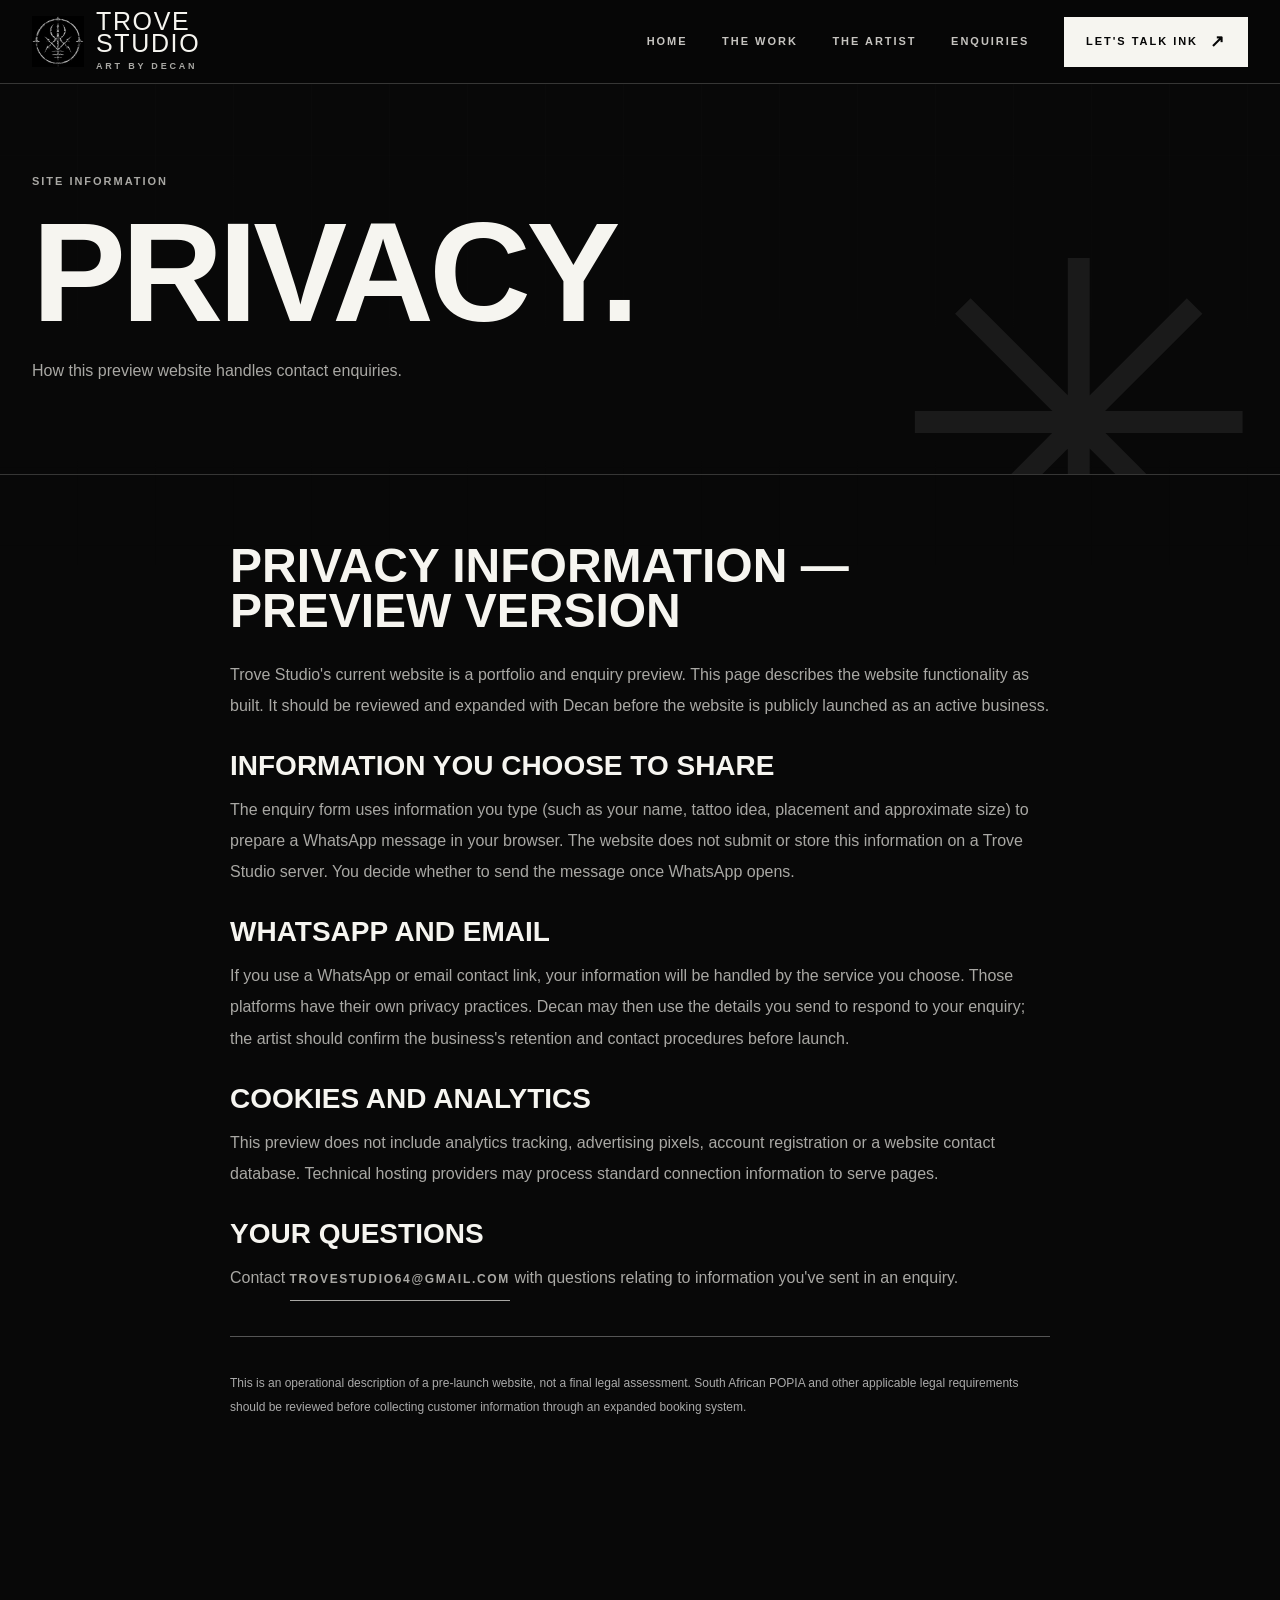
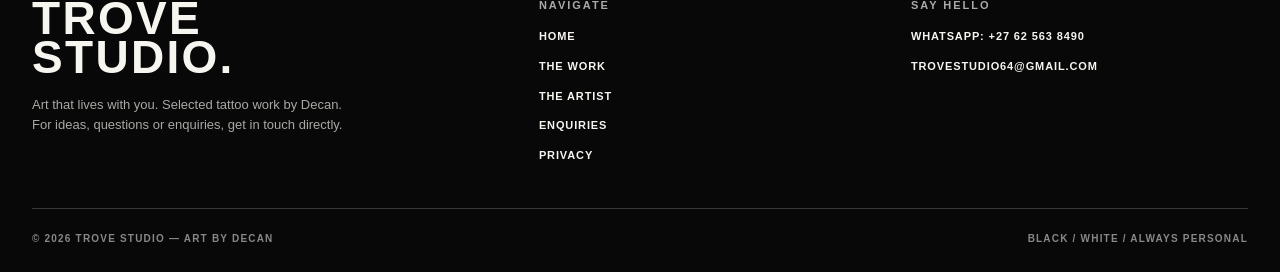
<file: privacy/index.html>
<!doctype html>
<html lang="en-ZA">
<head>
  <meta charset="utf-8">
  <meta name="viewport" content="width=device-width,initial-scale=1">
  <meta name="theme-color" content="#080808">
  <!-- PRE-LAUNCH: remove meta robots and X-Robots-Tag only when details and domain are approved. -->
  <meta name="robots" content="noindex,nofollow">
  <title>Privacy Information | Trove Studio</title>
  <meta name="description" content="How the Trove Studio website currently handles website enquiries, links, cookies and personal information while the site is in preview.">
  <meta property="og:type" content="website">
  <meta property="og:site_name" content="Trove Studio">
  <meta property="og:title" content="Privacy Information | Trove Studio">
  <meta property="og:description" content="How the Trove Studio website currently handles website enquiries, links, cookies and personal information while the site is in preview.">
  <link rel="icon" type="image/png" sizes="96x96" href="../assets/images/favicon.png">
  <link rel="stylesheet" href="../assets/css/site.css">
  <script src="../assets/js/site.js" defer></script>
</head>
<body>
<a class="skip-link" href="#main">Skip to content</a>
<header class="site-header">
  <div class="container header-inner">
    <a class="brand" href="../" aria-label="Trove Studio home">
      <img class="brand-mark" src="../assets/images/trove-logo.webp" width="52" height="52" alt="" decoding="async">
      <span class="brand-text">TROVE<span>STUDIO</span><small>ART BY DECAN</small></span>
    </a>
    <button class="menu-toggle" type="button" aria-expanded="false" aria-controls="primary-nav" aria-label="Open menu" data-menu-toggle>☰</button>
    <nav class="nav-links" id="primary-nav" aria-label="Main navigation">
      <a href="../">Home</a><a href="../gallery/">The work</a><a href="../artist/">The artist</a><a href="../book/">Enquiries</a>
      <a class="btn btn-solid" href="../book/">Let's talk ink <span class="btn-arrow" aria-hidden="true">↗</span></a>
    </nav>
  </div>
</header>
<main id="main"><section class="page-hero"><div class="container"><div class="overline muted">SITE INFORMATION</div><h1 class="display-title">PRIVACY.</h1><p>How this preview website handles contact enquiries.</p></div></section>
<section class="page-body"><div class="container privacy-prose prose"><h2>Privacy information — preview version</h2><p>Trove Studio's current website is a portfolio and enquiry preview. This page describes the website functionality as built. It should be reviewed and expanded with Decan before the website is publicly launched as an active business.</p>
<h3>Information you choose to share</h3><p>The enquiry form uses information you type (such as your name, tattoo idea, placement and approximate size) to prepare a WhatsApp message in your browser. The website does not submit or store this information on a Trove Studio server. You decide whether to send the message once WhatsApp opens.</p>
<h3>WhatsApp and email</h3><p>If you use a WhatsApp or email contact link, your information will be handled by the service you choose. Those platforms have their own privacy practices. Decan may then use the details you send to respond to your enquiry; the artist should confirm the business's retention and contact procedures before launch.</p>
<h3>Cookies and analytics</h3><p>This preview does not include analytics tracking, advertising pixels, account registration or a website contact database. Technical hosting providers may process standard connection information to serve pages.</p>
<h3>Your questions</h3><p>Contact <a class="text-link" href="mailto:trovestudio64@gmail.com">trovestudio64@gmail.com</a> with questions relating to information you've sent in an enquiry.</p>
<div class="inline-rule"></div><p class="form-note">This is an operational description of a pre-launch website, not a final legal assessment. South African POPIA and other applicable legal requirements should be reviewed before collecting customer information through an expanded booking system.</p>
</div></section></main><footer class="site-footer">
  <div class="container">
    <div class="footer-top">
      <div><div class="footer-brand">TROVE<br>STUDIO.</div><p>Art that lives with you. Selected tattoo work by Decan. For ideas, questions or enquiries, get in touch directly.</p></div>
      <div><div class="footer-heading">Navigate</div><nav class="footer-nav" aria-label="Footer navigation"><a href="../">Home</a><a href="../gallery/">The work</a><a href="../artist/">The artist</a><a href="../book/">Enquiries</a><a href="../privacy/">Privacy</a></nav></div>
      <div><div class="footer-heading">Say hello</div><nav class="footer-nav" aria-label="Contact links"><a href="https://wa.me/27625638490" target="_blank" rel="noopener noreferrer">WhatsApp: +27 62 563 8490</a><a href="mailto:trovestudio64@gmail.com">trovestudio64@gmail.com</a></nav></div>
    </div>
    <div class="footer-bottom"><span>© <span data-year>2026</span> TROVE STUDIO — ART BY DECAN</span><span>BLACK / WHITE / ALWAYS PERSONAL</span></div>
  </div>
</footer>
</body></html>
</file>
<file: assets/css/site.css>
/* TROVE STUDIO — monochrome studio identity, no third-party font or CSS dependencies. */
:root{color-scheme:dark;--bg:#080808;--panel:#101010;--panel-alt:#151515;--ink:#f6f5f0;--muted:#a9a8a4;--line:#363635;--line-strong:#70706c;--display:Impact,'Arial Narrow','Helvetica Neue Condensed',sans-serif;--body:Arial,Helvetica,sans-serif;--serif:Georgia,'Times New Roman',serif;--max:1340px;--ease:cubic-bezier(.2,.75,.2,1)}
*,*:before,*:after{box-sizing:border-box}
html{scroll-behavior:smooth;scroll-padding-top:100px}
body{margin:0;background:var(--bg);color:var(--ink);font:16px/1.55 var(--body);-webkit-font-smoothing:antialiased;min-width:320px}
body::before{content:'';position:fixed;inset:0;z-index:-1;pointer-events:none;opacity:.14;background-image:linear-gradient(to right,transparent calc(100% - 1px),#3b3b3b 100%),linear-gradient(to bottom,transparent calc(100% - 1px),#292929 100%);background-size:78px 78px;mask-image:linear-gradient(to bottom,black,transparent 66%)}
::selection{color:#080808;background:#e9e8e3}
a{color:inherit;text-decoration:none}
button,input,select,textarea{font:inherit}
button{cursor:pointer}
img{max-width:100%;display:block}
svg{display:block}
h1,h2,h3,p{margin-top:0}
p{color:var(--muted)}
:focus-visible{outline:2px solid var(--ink);outline-offset:4px}
.skip-link{position:absolute;top:-100px;left:12px;z-index:1000;background:#fff;color:#000;padding:10px 16px}.skip-link:focus{top:12px}
.container{width:min(calc(100% - 64px),var(--max));margin-inline:auto}
.meta,.eyebrow,.overline,.micro,.nav-links,.footer-nav,.chip,.btn,.number,.section-count,.gallery-filter,.form-field label{font-size:11px;line-height:1.35;letter-spacing:.18em;text-transform:uppercase;font-weight:700}
.muted{color:var(--muted)}
.text-link{display:inline-flex;align-items:center;gap:12px;font-size:12px;text-transform:uppercase;letter-spacing:.14em;font-weight:800;padding-bottom:9px;border-bottom:1px solid currentColor;transition:gap .25s var(--ease)}.text-link:hover{gap:22px}
.site-header{position:sticky;top:0;z-index:50;background:rgba(7,7,7,.94);backdrop-filter:blur(14px);border-bottom:1px solid var(--line)}
.header-inner{height:83px;display:flex;align-items:center;justify-content:space-between;gap:22px}
.brand{display:inline-flex;align-items:center;gap:12px;min-width:0}
.brand-mark{width:52px;height:52px;object-fit:contain}
.brand-text{display:flex;flex-direction:column;line-height:.9;font-family:var(--display);font-size:25px;letter-spacing:.065em}
.brand-text small{font:700 9px/1.5 var(--body);letter-spacing:.31em;margin-top:5px;color:var(--muted)}
.nav-links{display:flex;align-items:center;gap:clamp(16px,2.7vw,38px)}
.nav-links a:not(.btn){color:#c6c4c0;transition:color .2s}.nav-links a:not(.btn):hover,.nav-links a[aria-current="page"]{color:#fff}
.btn{border:1px solid var(--ink);display:inline-flex;align-items:center;justify-content:center;gap:12px;min-height:50px;padding:13px 21px;background:transparent;color:var(--ink);transition:background .2s,color .2s,transform .2s}
.btn:hover{background:#fff;color:#090909;transform:translateY(-2px)}
.btn-solid{background:#f6f5f0;color:#050505}.btn-solid:hover{background:#cfcfca}
.btn-ghost{border-color:#626262}.btn-arrow{font-size:17px;line-height:0}
.menu-toggle{display:none;align-items:center;justify-content:center;width:46px;height:46px;background:transparent;border:1px solid var(--line);color:#fff;font-size:23px}
.rule{border-top:1px solid var(--line)}
.tape{display:flex;align-items:center;gap:22px;justify-content:space-between;padding:11px 0;border-bottom:1px solid var(--line);font:700 10px/1.5 var(--body);letter-spacing:.16em;text-transform:uppercase;color:var(--muted)}
.tape span:nth-child(2){color:var(--ink)}
.hero{position:relative;overflow:hidden;isolation:isolate}
.hero-grid{min-height:690px;display:grid;grid-template-columns:1.12fr .88fr;align-items:stretch}
.hero-copy{position:relative;z-index:1;display:flex;flex-direction:column;justify-content:center;padding:88px 36px 78px 0}
.eyebrow{display:flex;gap:14px;align-items:center;color:#d4d3ce;margin-bottom:32px}.eyebrow::before{content:'';width:42px;border-top:1px solid #8d8d88}
.hero h1,.display-title{font:900 clamp(70px,8vw,133px)/.88 var(--display);text-transform:uppercase;letter-spacing:-.032em;margin:0 0 28px}
 .hero h1 span:not(.hero-final),.outlined{color:transparent;-webkit-text-stroke:1.5px #f0efea}
.hero-description{color:#bbb9b4;max-width:495px;font-size:17px;line-height:1.75;margin-bottom:32px}
.hero-actions{display:flex;flex-wrap:wrap;align-items:center;gap:13px}
.hero-art{position:relative;min-height:575px;display:flex;align-items:center;justify-content:center;border-left:1px solid #242424;background:radial-gradient(circle at center,#1c1c1c 0%,#0c0c0c 47%,#050505 78%)}
.hero-art::before,.hero-art::after{content:'';position:absolute;inset:12%;border:1px solid #333;border-radius:50%;pointer-events:none}
.hero-art::after{inset:5%;border:1px dashed #242424}
.hero-logo{width:min(88%,515px);height:auto;aspect-ratio:1;object-fit:contain;filter:contrast(1.08);z-index:1;mix-blend-mode:screen}
.hero-serial{position:absolute;right:16px;bottom:50px;writing-mode:vertical-rl;font:700 10px var(--body);letter-spacing:.24em;color:#9d9d98;z-index:2}
.hero-corner{position:absolute;left:16px;top:22px;color:#b2b2ad;font:700 10px var(--body);letter-spacing:.14em}
.hero-scroll{position:absolute;bottom:24px;left:0;font:700 10px var(--body);color:#888;letter-spacing:.2em;text-transform:uppercase}
.marquee{border-top:1px solid var(--line);border-bottom:1px solid var(--line);background:#f3f2ec;color:#0b0b0b;overflow:hidden}
.marquee-inner{display:flex;gap:40px;white-space:nowrap;min-height:62px;align-items:center;justify-content:space-between;font:900 clamp(14px,2vw,22px) var(--display);letter-spacing:.07em}
.marquee b{font-size:20px;font-weight:400}
.section{padding:114px 0}.section-top{display:flex;align-items:flex-end;justify-content:space-between;gap:24px;margin-bottom:36px}
.section-title{margin:10px 0 0;font:900 clamp(47px,6vw,92px)/.9 var(--display);letter-spacing:-.02em;text-transform:uppercase}
.section-count{margin-bottom:7px;color:var(--muted);white-space:nowrap}
.section-intro{max-width:560px;line-height:1.8}
.section-dark{background:#0e0e0e;border-block:1px solid var(--line)}
.work-grid{display:grid;grid-template-columns:repeat(12,1fr);gap:17px}
.work-card{position:relative;overflow:hidden;isolation:isolate;background:#1f1f1f;min-height:365px;display:block;border:1px solid #333}
.work-card.span-7{grid-column:span 7}.work-card.span-5{grid-column:span 5}
.work-card picture,.work-card img{width:100%;height:100%}
.work-card img{position:absolute;inset:0;object-fit:cover;object-position:center;transition:transform .65s var(--ease),filter .65s var(--ease)}
.work-card:hover img,.work-card:focus-visible img{transform:scale(1.055);filter:brightness(.85)}
.work-card::after{content:'';position:absolute;inset:0;z-index:0;background:linear-gradient(to bottom,rgba(0,0,0,.12) 18%,rgba(0,0,0,0) 36%,rgba(0,0,0,.86) 100%);pointer-events:none}
.work-meta,.work-label{position:absolute;z-index:1;color:#fff;text-transform:uppercase;font:700 10px var(--body);letter-spacing:.16em}
.work-meta{top:18px;left:20px;background:#0c0c0caa;border:1px solid #8888;padding:7px 10px}
.work-label{bottom:22px;left:22px;right:20px;display:flex;justify-content:space-between;gap:10px;align-items:end}
.work-label strong{display:block;font:900 clamp(28px,3vw,43px)/.95 var(--display);letter-spacing:.01em;margin-bottom:8px}
.work-label small{display:block;font:700 10px/1.6 var(--body);letter-spacing:.16em;color:#ddd}
.work-arrow{width:45px;height:45px;flex:none;border:1px solid rgba(255,255,255,.68);display:grid;place-items:center;font-size:21px}
.section-footer{display:flex;justify-content:space-between;gap:22px;align-items:center;margin-top:30px}
.section-footer p{margin:0;font-size:13px}
.artist-feature{display:grid;grid-template-columns:.84fr 1.16fr;gap:clamp(32px,8vw,125px);align-items:center}
.artist-sigil{height:520px;position:relative;display:flex;justify-content:center;align-items:center;background:radial-gradient(circle at center,#191919 0%,#0b0b0b 62%,#090909);border:1px solid #333;overflow:hidden}
.artist-sigil img{width:105%;height:105%;object-fit:contain;opacity:.69}
.artist-sigil::after{content:'TROVE / STUDIO';position:absolute;bottom:24px;left:26px;font:700 11px var(--body);letter-spacing:.2em}
.artist-copy .display-title{font-size:clamp(60px,8vw,128px);margin-bottom:32px}
.artist-copy p{font-size:16px;max-width:570px;line-height:1.9}
.artist-tags{display:flex;flex-wrap:wrap;gap:8px;margin:25px 0 38px}
.chip{display:inline-flex;min-height:37px;align-items:center;padding:10px 13px;border:1px solid #454545;color:#ccc}
.process-grid{display:grid;grid-template-columns:repeat(3,1fr);border-top:1px solid #444}
.process-item{padding:28px 26px 10px;border-right:1px solid var(--line)}.process-item:first-child{padding-left:0}.process-item:last-child{border-right:0}
.process-number{font:900 50px var(--display);color:transparent;-webkit-text-stroke:1px #666;margin-bottom:16px}
.process-item h3{font:900 28px var(--display);text-transform:uppercase;margin-bottom:10px}
.process-item p{font-size:14px;max-width:340px;line-height:1.75}
.cta-section{border-top:1px solid #424242;background:#f2f1ea;color:#080808;position:relative;overflow:hidden}
.cta-section::before{content:'✳';position:absolute;right:4%;top:-110px;font-size:390px;color:#deddd7;line-height:1;pointer-events:none}
.cta-inner{position:relative;padding:85px 0;display:flex;justify-content:space-between;gap:26px;align-items:end}
.cta-section .eyebrow{color:#2b2b2b}.cta-section .eyebrow::before{border-color:#444}
.cta-inner h2{font:900 clamp(65px,8vw,135px)/.83 var(--display);text-transform:uppercase;letter-spacing:-.03em;margin:0}
.cta-section .btn{border-color:#080808;color:#0b0b0b;white-space:nowrap}.cta-section .btn:hover{background:#111;color:#fff}
.site-footer{background:#080808;padding:48px 0 28px}
.footer-top{display:grid;grid-template-columns:1.4fr 1fr 1fr;gap:35px;padding-bottom:45px}
.footer-brand{font:900 46px/.85 var(--display);letter-spacing:.05em;margin-bottom:18px}
.footer-top p{font-size:13px;max-width:330px}
.footer-heading{font:700 11px var(--body);letter-spacing:.18em;text-transform:uppercase;color:#aaa;margin-bottom:18px}
.footer-nav{display:flex;flex-direction:column;align-items:flex-start;gap:15px;letter-spacing:.08em}
.footer-nav a:hover{text-decoration:underline;text-underline-offset:4px}
.footer-bottom{display:flex;justify-content:space-between;gap:20px;border-top:1px solid var(--line);padding-top:24px;color:#888;font:700 10px var(--body);letter-spacing:.12em;text-transform:uppercase}
.page-hero{padding:90px 0 72px;border-bottom:1px solid var(--line);position:relative;overflow:hidden}
.page-hero::after{content:'✳';position:absolute;right:1%;bottom:-140px;font:450px/.8 var(--serif);color:#1a1a1a;z-index:-1}
.page-hero .display-title{font-size:clamp(80px,11vw,174px);max-width:1080px;margin:22px 0}
.page-hero p{max-width:620px;font-size:16px;line-height:1.8}
.page-hero .micro{display:inline-block;margin-top:18px;color:#bcbcb6}
.page-body{padding:68px 0 112px}
.filters{display:flex;flex-wrap:wrap;gap:10px;margin:0 0 27px}
.gallery-filter{background:transparent;color:#a8a8a4;border:1px solid #525252;min-height:43px;padding:10px 17px}
.gallery-filter:hover,.gallery-filter[aria-pressed="true"]{background:#f4f3ee;color:#070707;border-color:#f4f3ee}
.gallery-count{font:700 10px var(--body);letter-spacing:.18em;text-transform:uppercase;color:#a6a6a2;padding:7px 0 25px}
.gallery-grid{grid-template-columns:repeat(2,minmax(0,1fr))}
.gallery-grid .work-card{grid-column:auto;min-height:460px;cursor:zoom-in}
.work-card[hidden]{display:none}
.dialog{border:1px solid #666;color:#eee;background:#0c0c0c;padding:0;max-width:min(1040px,94vw);max-height:94vh;box-shadow:0 30px 130px #000b}
.dialog::backdrop{background:rgba(0,0,0,.87);backdrop-filter:blur(8px)}
.dialog-inner{position:relative;padding:44px 18px 18px}
.dialog img{max-height:calc(90vh - 140px);max-width:calc(94vw - 40px);object-fit:contain;margin:0 auto}
.dialog-caption{display:flex;gap:20px;justify-content:space-between;margin:15px 8px 0;color:#ccc;font:700 11px var(--body);letter-spacing:.12em;text-transform:uppercase}
.dialog-close{position:absolute;top:9px;right:10px;width:36px;height:34px;border:1px solid #666;color:#fff;background:#111;font-size:22px}
.two-column{display:grid;grid-template-columns:.85fr 1.15fr;gap:clamp(35px,8vw,130px)}
.studio-mark-panel{min-height:580px;background:radial-gradient(circle at center,#161616,#030303 72%);border:1px solid #333;display:flex;align-items:center;justify-content:center;position:relative;align-self:start}
.studio-mark-panel img{width:min(86%,460px)}
.studio-mark-panel .micro{position:absolute;bottom:18px;left:20px}
.prose h2{font:900 48px/.95 var(--display);text-transform:uppercase;margin:0 0 25px}
.prose h3{font:900 28px/1.1 var(--display);text-transform:uppercase;margin:30px 0 12px}
.prose p{line-height:1.95;margin-bottom:20px}
.inline-rule{border-top:1px solid #555;margin:35px 0}
.faq{border-top:1px solid var(--line)}
.faq details{border-bottom:1px solid var(--line);padding:20px 0}
.faq summary{cursor:pointer;font-weight:700;font-size:14px;letter-spacing:.04em;list-style:none;display:flex;align-items:center;justify-content:space-between;gap:20px}
.faq summary::-webkit-details-marker{display:none}.faq summary::after{content:'+';font-size:24px;font-weight:400}.faq details[open] summary::after{content:'−'}
.faq p{margin:16px 0 0;color:#aaa;line-height:1.7;max-width:680px}
.form-layout{display:grid;grid-template-columns:.82fr 1.18fr;gap:clamp(38px,8vw,120px)}
.contact-block{border-top:1px solid #505050;padding:22px 0}
.contact-block a{display:block;font:900 clamp(27px,3vw,40px)/1.1 var(--display);overflow-wrap:anywhere}
.contact-block a:hover{text-decoration:underline;text-underline-offset:7px}
.contact-block .micro{display:block;color:#999;margin-bottom:12px}
.form-panel{background:#111;border:1px solid #414141;padding:clamp(22px,4vw,44px)}
.form-intro{font-size:14px;line-height:1.8;margin-bottom:25px}
.form-grid{display:grid;grid-template-columns:1fr 1fr;gap:18px}
.form-field{display:flex;flex-direction:column;gap:9px;margin-bottom:17px;min-width:0}
.form-field.wide{grid-column:1/-1}
.form-field label{letter-spacing:.1em;color:#eee}
.form-field input,.form-field select,.form-field textarea{background:#090909;color:#fafafa;border:1px solid #505050;border-radius:0;width:100%;padding:15px 14px;min-height:50px;outline:none}
.form-field select{appearance:auto}.form-field textarea{resize:vertical;min-height:125px}
.form-field input:focus,.form-field select:focus,.form-field textarea:focus{border-color:#fff;box-shadow:0 0 0 1px #fff}
.form-field input::placeholder,.form-field textarea::placeholder{color:#777}
.form-note{font-size:12px;line-height:1.75;color:#aaa}
.form-panel .btn{width:100%;margin-top:6px}
.inline-alert{color:#f8f8f8;font-size:13px;min-height:21px;margin-top:11px}
.privacy-prose{max-width:820px}.privacy-prose ul{color:#aaa;line-height:1.85;padding-left:20px}
.not-found{min-height:65vh;display:flex;align-items:center}
.not-found h1{font:900 clamp(110px,17vw,250px)/.9 var(--display);margin:0}
.not-found h2{font:900 38px var(--display);text-transform:uppercase}
@media(max-width:1100px){.hero-grid{grid-template-columns:1.1fr .9fr}.hero h1{font-size:clamp(65px,8vw,100px)}.artist-feature{gap:50px}.artist-sigil{height:410px}.cta-inner h2{font-size:clamp(60px,8vw,100px)}}
@media(max-width:790px){.container{width:min(calc(100% - 36px),var(--max))}.header-inner{height:73px}.brand-mark{width:45px;height:45px}.brand-text{font-size:22px}.menu-toggle{display:inline-flex}.nav-links{display:none;position:absolute;top:73px;left:0;right:0;background:#080808;border-bottom:1px solid #565656;padding:25px 18px 32px;flex-direction:column;align-items:stretch;gap:0}.nav-links.is-open{display:flex}.nav-links a:not(.btn){padding:15px 0;border-bottom:1px solid #292929}.nav-links .btn{margin-top:18px}.hero-grid{display:flex;flex-direction:column-reverse}.hero-art{min-height:330px;border-left:0;border-bottom:1px solid #292929}.hero-logo{width: min(68%,315px)}.hero-copy{padding:55px 0 70px}.hero h1{font-size:clamp(67px,12vw,112px)}.hero-scroll{bottom:15px}.hero-description{font-size:16px}.hero-serial{bottom:20px}.section{padding:75px 0}.work-grid{gap:12px}.work-card{min-height:315px}.artist-feature,.two-column,.form-layout{grid-template-columns:1fr;gap:36px}.artist-sigil{height:390px}.artist-copy .display-title{font-size:83px}.footer-top{grid-template-columns:1.3fr 1fr}.footer-top>div:last-child{grid-column:1/-1}.cta-inner{padding:70px 0;align-items:start;flex-direction:column}.gallery-grid .work-card{min-height:350px}.page-hero{padding:70px 0 55px}.page-body{padding:46px 0 80px}.page-hero .display-title{font-size:clamp(77px,12vw,130px)}}
@media(max-width:540px){.tape{font-size:9px;gap:10px}.tape span:last-child{display:none}.hero-art{min-height:286px}.hero-logo{width:260px}.hero h1{font-size:clamp(59px,15vw,82px)}.hero-description{font-size:15px}.hero-actions .btn{width:100%}.marquee-inner{justify-content:flex-start;gap:23px;font-size:15px;min-height:48px}.section-top{align-items:start;flex-direction:column;gap:11px}.section-count{margin-bottom:0}.section-title{font-size:57px}.work-grid,.gallery-grid{grid-template-columns:1fr}.work-card.span-5,.work-card.span-7{grid-column:1/-1}.work-card{min-height:380px}.work-card:nth-child(1){min-height:390px}.work-label strong{font-size:38px}.section-footer{align-items:start;flex-direction:column}.artist-sigil{height:320px}.artist-copy .display-title{font-size:75px}.process-grid{grid-template-columns:1fr}.process-item,.process-item:first-child{border-right:0;border-bottom:1px solid var(--line);padding:20px 0}.process-item:last-child{border-bottom:0}.process-number{font-size:42px;margin-bottom:5px}.cta-inner h2{font-size:70px}.footer-top{grid-template-columns:1fr;gap:25px}.footer-top>div:last-child{grid-column:auto}.footer-bottom{flex-direction:column;gap:8px}.page-hero .display-title{font-size:clamp(65px,15vw,90px)}.form-grid{grid-template-columns:1fr;gap:0}.gallery-grid .work-card{min-height:370px}.gallery-filter{padding:10px 12px}.studio-mark-panel{min-height:320px}}
@media(prefers-reduced-motion:reduce){html{scroll-behavior:auto}*,*:before,*:after{transition-duration:.01ms!important;animation-duration:.01ms!important}}

.hero h1 .hero-final{display:block;font-size:.60em;line-height:1.1;letter-spacing:-.02em;color:var(--ink);-webkit-text-stroke:0}
@media(max-width:540px){.hero h1 .hero-final{font-size:.48em;letter-spacing:-.015em}}
</file>
